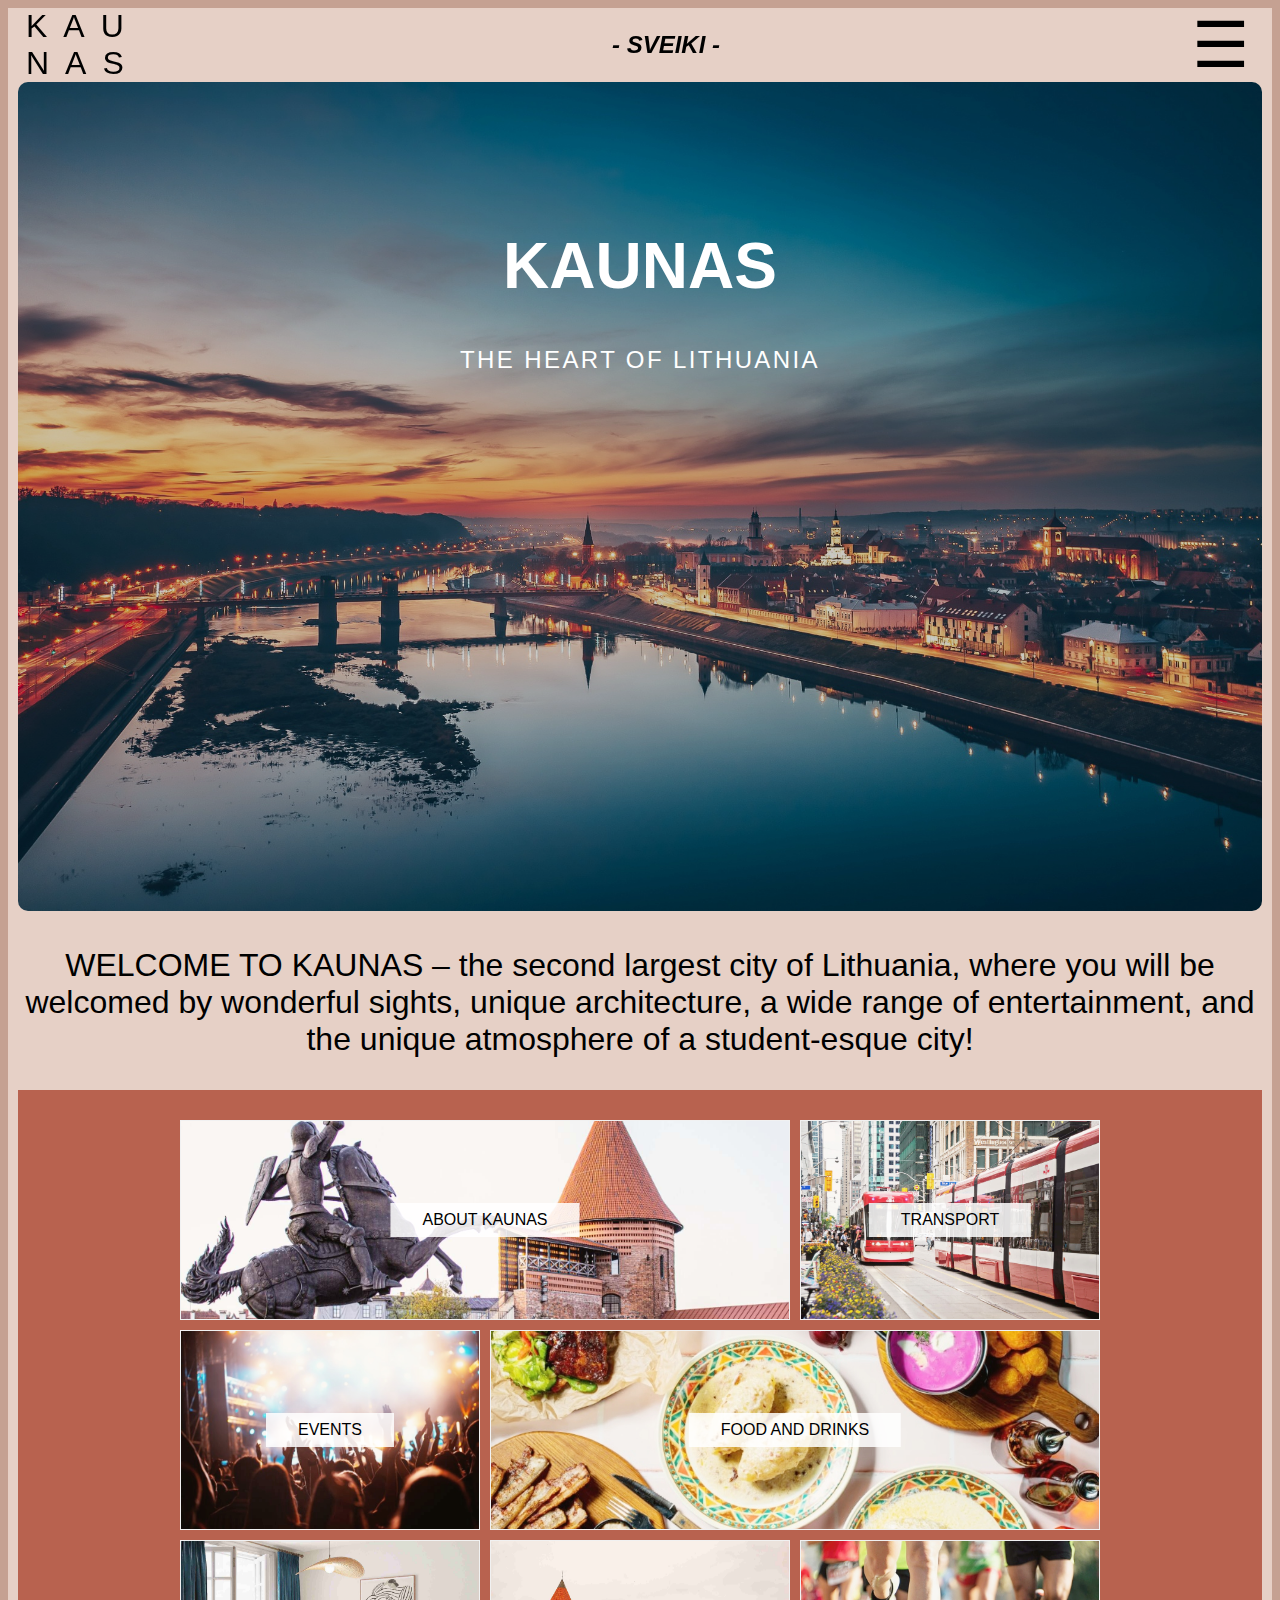
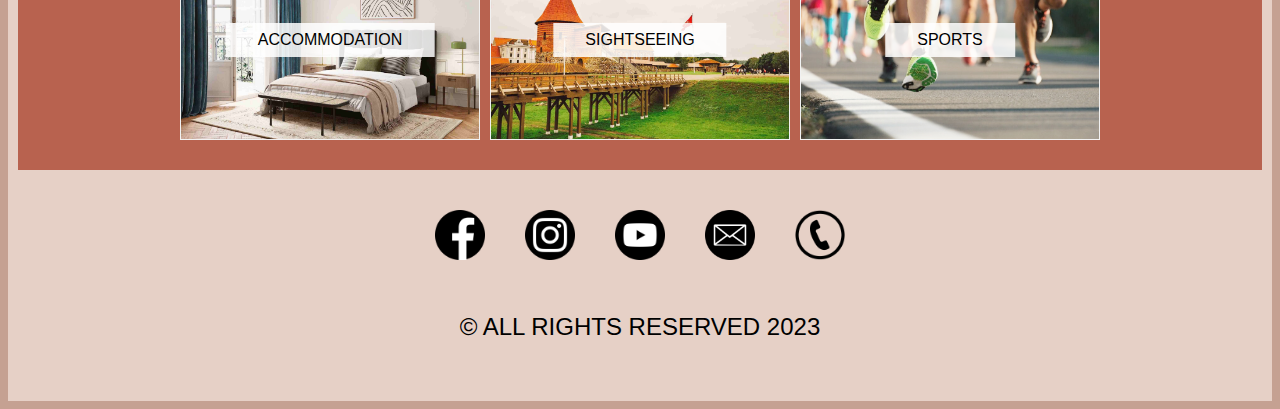
<file: index.html>
<!DOCTYPE html>
<html lang="en">

<head>
	<link rel="stylesheet" href="css/style.css">
	<meta charset="utf-8">
	<meta name="viewport" content="width=device-width, initial-scale=1">
	<title>Welcome to Kaunas</title>
</head>

<body>
	<div class="wrapper">
		<header>
			<div id="logo-wrapper">
				<div id="logo">
					<a href="index.html">
						<h1>Kau</h1>
						<h1>nas</h1>
					</a>
				</div>
			</div>
			<div id="header-text">
				<h2>- SVEIKI -</h2>
			</div>
			<div>
				<nav>
					<div id="dropdown-icon">☰</div>
					<div class="dropdown-content">
						<a href="history.html">About Kaunas</a>
						<a href="accommodation.html">Accommodation</a>
						<a href="events.html">Events</a>
						<a href="foodanddrinks.html">Food and drinks</a>
						<a href="sightseeing.html">Sightseeing</a>
						<a href="sports.html">Sports</a>
						<a href="transport.html">Transport</a>
					</div>
				</nav>
			</div>
		</header>



		<section id="home-welcome">
			<div>
				<img src="img/index/kaunas-night.jpg" alt="Nighttime picture of Kaunas city">
				<div>
					<h1 id="home-welcome-title">Kaunas</h1>
					<h2 id="home-welcome-slogan">The Heart of Lithuania</h2>
				</div>
			</div>
		</section>

		<section id="home-intro">
			<p>
				WELCOME TO KAUNAS – the second largest city of Lithuania, where you will
				be welcomed by wonderful sights, unique architecture, a wide range
				of entertainment, and the unique atmosphere of a student-esque
				city!
			</p>
		</section>

		<section id="home-links">
			<div class="card2">
				<div class="flip-box-inner">
					<div class="flip-box-front">
						<img src="img/index/about-kaunas.jpg" alt="Monument in Kaunas">
						<a href="history.html">About Kaunas</a>
					</div>
					<div class="flip-box-back">
						<img src="img/index/about-kaunas.jpg" alt="Monument in Kaunas">
						<a class="fill-div" href="history.html">learn more..</a>
					</div>
				</div>
			</div>
			<div class="card1">
				<div class="flip-box-inner">
					<div class="flip-box-front">
						<img src="img/index/transport.jpg" alt="Two trams on the street">
						<a href="transport.html">Transport</a>
					</div>
					<div class="flip-box-back">
						<img src="img/index/transport.jpg" alt="Two trams on the street">
						<a class="fill-div" href="transport.html">learn more..</a>
					</div>
				</div>
			</div>

			<div class="card1">
				<div class="flip-box-inner">
					<div class="flip-box-front">
						<img src="img/index/events.jpg" alt="People partying">
						<a href="events.html">Events</a>
					</div>
					<div class="flip-box-back">
						<img src="img/index/events.jpg" alt="People partying">
						<a class="fill-div" href="events.html">learn more..</a>
					</div>
				</div>
			</div>

			<div class="card2">
				<div class="flip-box-inner">
					<div class="flip-box-front">
						<img src="img/index/food.jpg" alt="Lithuanian food">
						<a href="foodanddrinks.html">Food and Drinks</a>
					</div>
					<div class="flip-box-back">
						<img src="img/index/food.jpg" alt="Lithuanian food">
						<a class="fill-div" href="foodanddrinks.html">learn more..</a>
					</div>
				</div>
			</div>

			<div class="card1">
				<div class="flip-box-inner">
					<div class="flip-box-front">
						<img src="img/index/accommodation.jpg" alt="Hotel room">
						<a href="accommodation.html">Accommodation</a>
					</div>
					<div class="flip-box-back">
						<img src="img/index/accommodation.jpg" alt="Hotel room">
						<a class="fill-div" href="accommodation.html">learn more..</a>
					</div>
				</div>
			</div>

			<div class="card1">
				<div class="flip-box-inner">
					<div class="flip-box-front">
						<img src="img/index/sightseeing.jpg" alt="View of Kaunas castle">
						<a href="sightseeing.html">Sightseeing</a>
					</div>
					<div class="flip-box-back">
						<img src="img/index/sightseeing.jpg" alt="View of Kaunas castle">
						<a class="fill-div" href="sightseeing.html">learn more..</a>
					</div>
				</div>
			</div>

			<div class="card1">
				<div class="flip-box-inner">
					<div class="flip-box-front">
						<img src="img/index/sports.jpg" alt="Legs of running people">
						<a href="sports.html">Sports</a>
					</div>
					<div class="flip-box-back">
						<img src="img/index/sports.jpg" alt="Legs of running people">
						<a class="fill-div" href="sports.html">learn more..</a>
					</div>
				</div>
			</div>
		</section>



		<footer>
			<div id="footer-links">
				<a href="https://facebook.com"><img src="img/logo-facebook.png" alt="Facebook logo"></a>
				<a href="https://instagram.com"><img src="img/logo-instagram.png" alt="Instagram logo"></a>
				<a href="https://youtube.com"><img src="img/logo-youtube.png" alt="Youtube logo"></a>
				<a href="emailto:test@email.com"><img src="img/logo-email.png" alt="Email logo"></a>
				<a href="tel:+37061623123"><img src="img/logo-phone.png" alt="Phone logo"></a>
			</div>
			<div>
				<h2 class="copyright-notice"> © All rights reserved 2023 </h2>
			</div>
		</footer>
	</div>

</body>

</html>
</file>
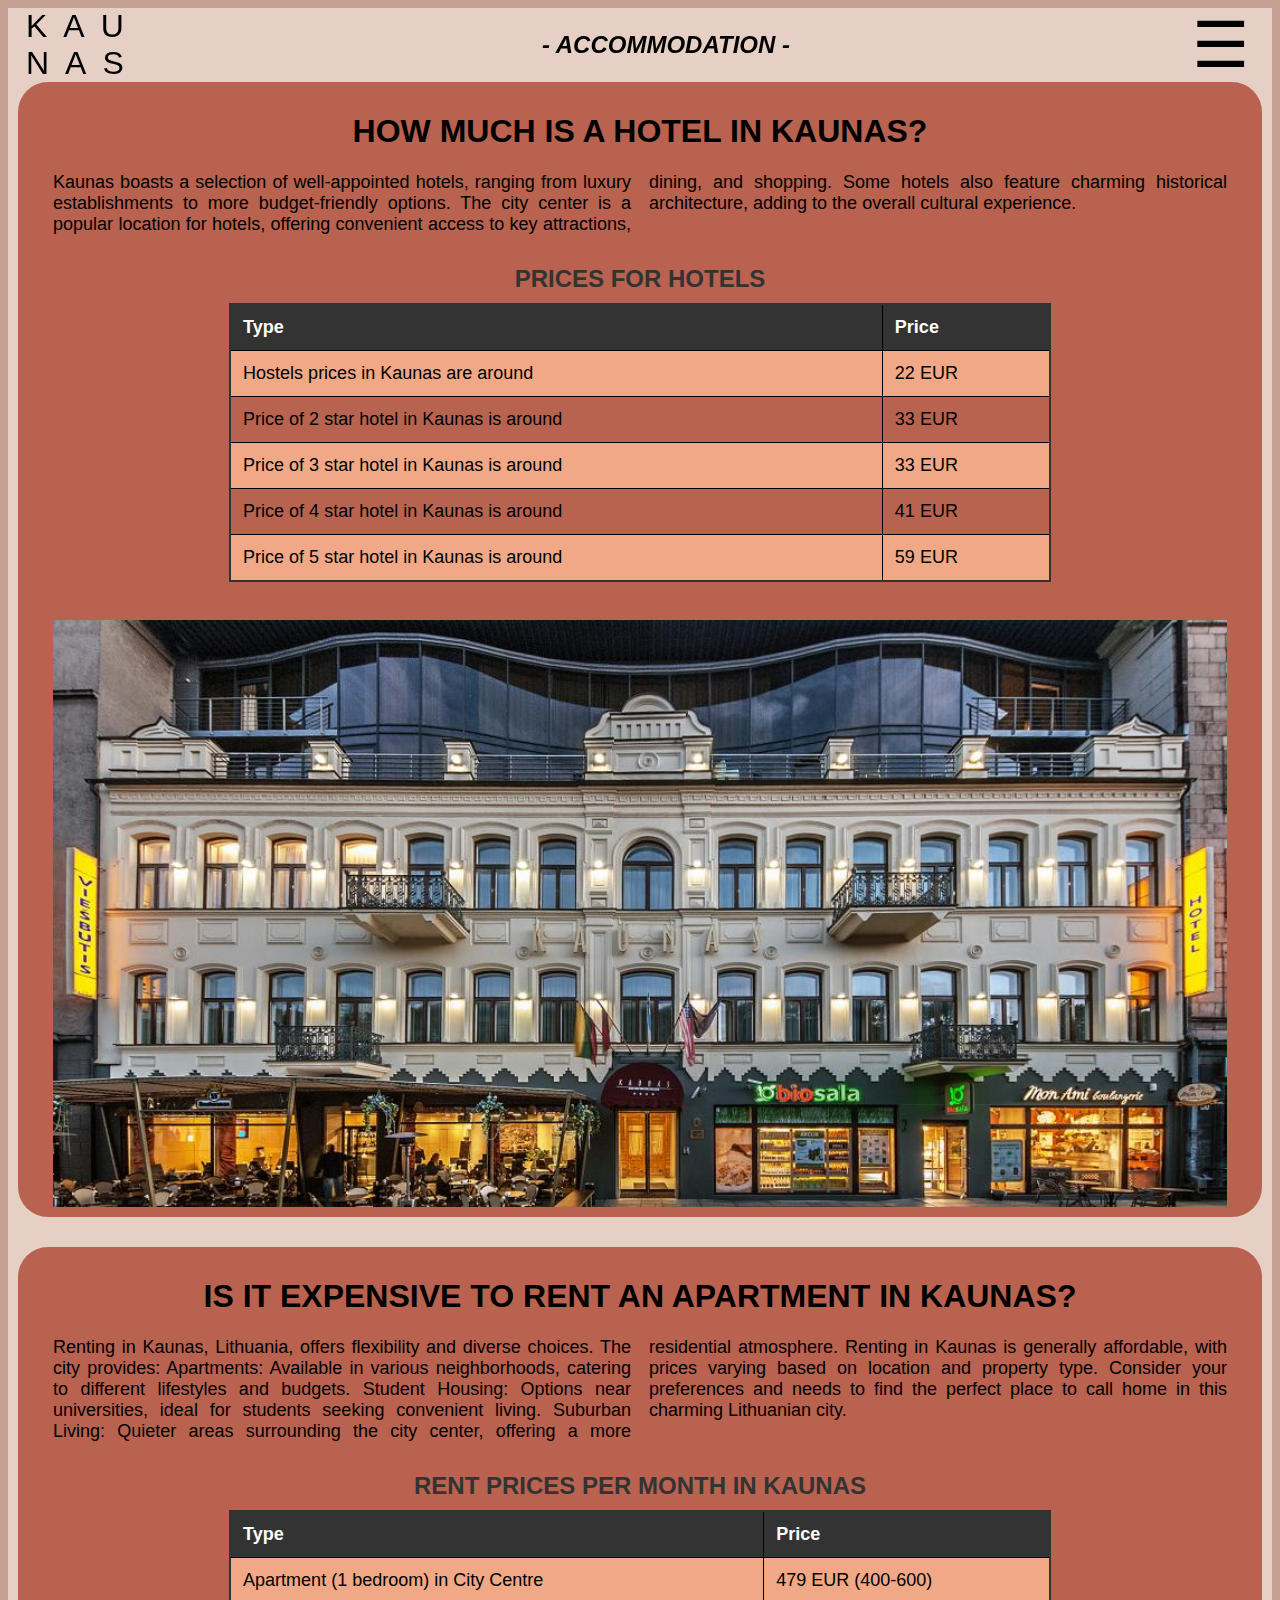
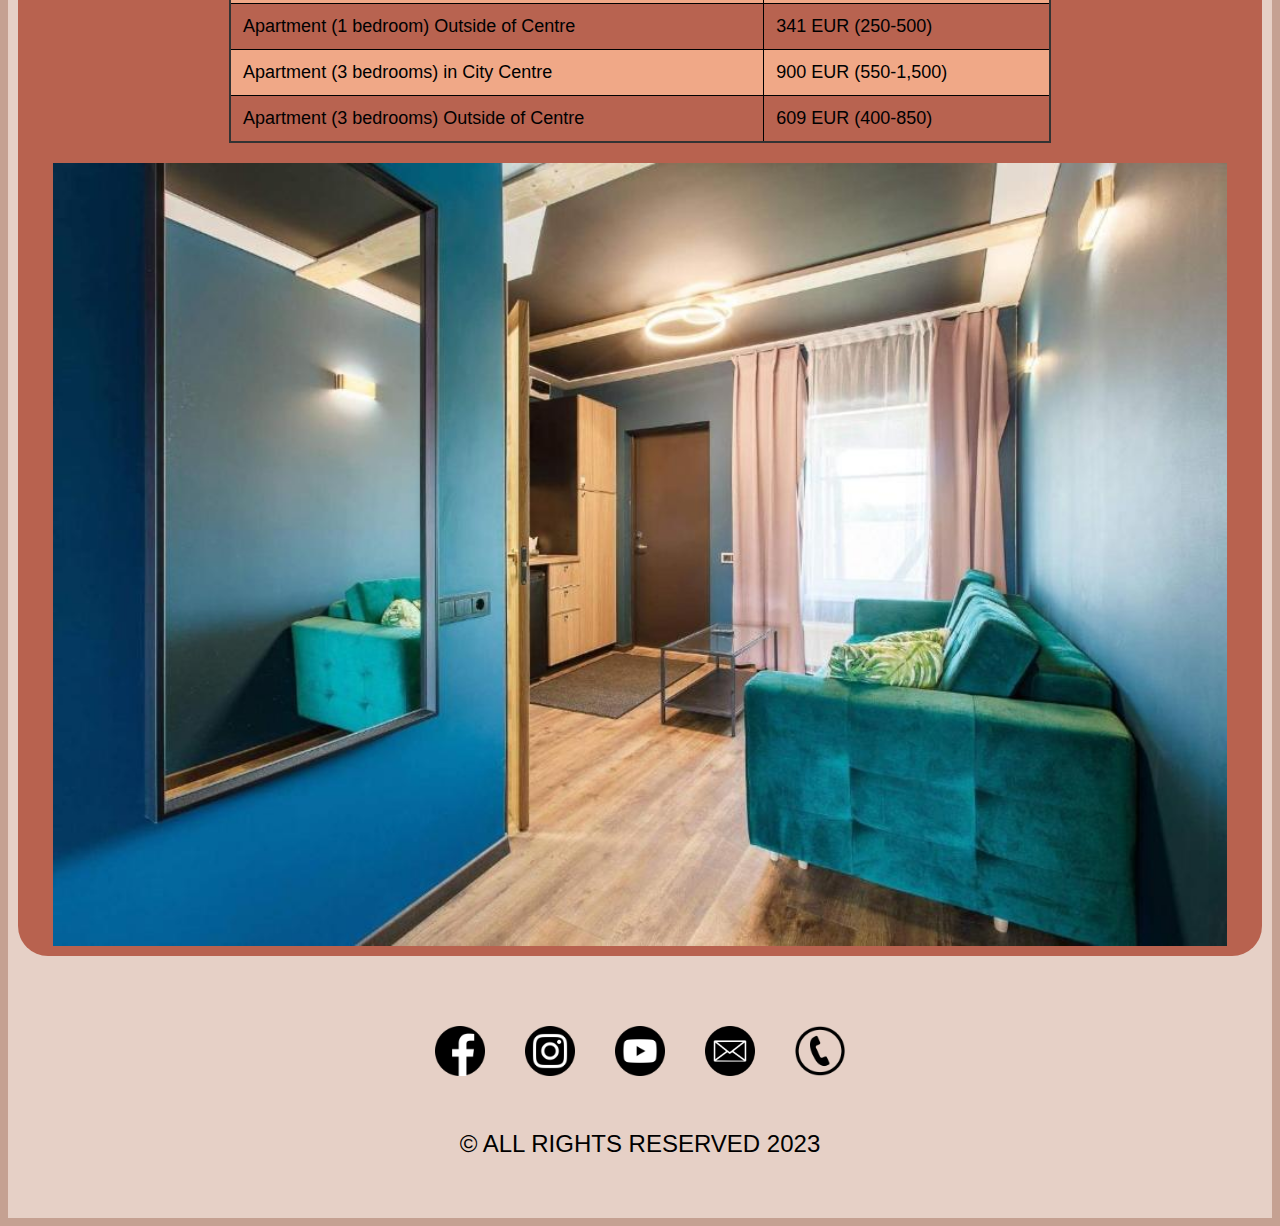
<file: accommodation.html>
<!DOCTYPE html>
<html lang="en">

<head>
  <link rel="stylesheet" href="css/style.css">
  <meta charset="utf-8">
  <meta name="viewport" content="width=device-width, initial-scale=1">
  <title>Accommodation</title>
</head>

<body>
  <div class="wrapper">
    <header>
      <div id="logo-wrapper">
        <div id="logo">
          <a href="index.html">
            <h1>Kau</h1>
            <h1>nas</h1>
          </a>
        </div>
      </div>
      <div id="header-text">
        <h2>- Accommodation -</h2>
      </div>
      <div>
        <nav>
          <div id="dropdown-icon">☰</div>
          <div class="dropdown-content">
            <a href="history.html">About Kaunas</a>
            <a href="accommodation.html">Accommodation</a>
            <a href="events.html">Events</a>
            <a href="foodanddrinks.html">Food and drinks</a>
            <a href="sightseeing.html">Sightseeing</a>
            <a href="sports.html">Sports</a>
            <a href="transport.html">Transport</a>
          </div>
        </nav>
      </div>
    </header>



    <div class="accommodation-item">
      <h1>
        How much is a hotel in Kaunas?
      </h1>


      <!-- <p>Past travelers have spent, on average for one day:</p>
        <ul>
          <li>$40 (€37) on meals</li>
          <li>$18 (€17) on local transportation</li>
          <li>$60 (€55) on hotels</li>
        </ul> -->
      <p>
        Kaunas boasts a selection of well-appointed hotels, ranging from luxury establishments to
        more budget-friendly options. The city center is a popular location for hotels,
        offering convenient access to key attractions, dining, and shopping. Some hotels
        also feature charming historical architecture, adding to the overall cultural
        experience.
      </p>
      <table>
        <caption>Prices for hotels</caption>
        <tr>
          <th>Type</th>
          <th>Price</th>
        </tr>
        <tr>
          <td>
            Hostels prices in Kaunas are around</td>
          <td>22 EUR</td>
        </tr>
        <tr>
          <td>Price of 2 star hotel in Kaunas is around </td>
          <td>33 EUR </td>
        </tr>
        <tr>
          <td>Price of 3 star hotel in Kaunas is around</td>
          <td>33 EUR </td>
        </tr>
        <tr>
          <td>Price of 4 star hotel in Kaunas is around</td>
          <td>41 EUR </td>
        </tr>
        <tr>
          <td>Price of 5 star hotel in Kaunas is around</td>
          <td>59 EUR</td>
      </table>
      <p></p>


      <div class="container">
        <img src="img/accommodation/accommodation.jpg" alt="Hotel named Kaunas">
      </div>
    </div>



    <div class="accommodation-item">
      <h1>Is it expensive to rent an apartment in Kaunas?
      </h1>
      <p>Renting in Kaunas, Lithuania, offers flexibility and diverse choices. The city provides:

        Apartments: Available in various neighborhoods, catering to different lifestyles and budgets.

        Student Housing: Options near universities, ideal for students seeking convenient living.

        Suburban Living: Quieter areas surrounding the city center, offering a more residential atmosphere.

        Renting in Kaunas is generally affordable, with prices varying based on location and property type. Consider
        your preferences and needs to find the perfect place to call home in this charming Lithuanian city.
      </p>

      <table>
        <caption>Rent Prices Per Month in Kaunas</caption>
        <tr>
          <th>Type</th>
          <th>Price</th>
        </tr>
        <tr>
          <td>
            Apartment (1 bedroom) in City Centre </td>
          <td>479 EUR (400-600) </td>
        </tr>
        <tr>
          <td>Apartment (1 bedroom) Outside of Centre </td>
          <td>341 EUR (250-500) </td>
        </tr>
        <tr>
          <td>Apartment (3 bedrooms) in City Centre </td>
          <td>900 EUR (550-1,500) </td>
        </tr>
        <tr>
          <td>Apartment (3 bedrooms) Outside of Centre </td>
          <td>609 EUR (400-850) </td>
        </tr>
      </table>

      <div class="container">
        <img src="img/accommodation/apartment.jpg" alt="Picture of an apartment">
      </div>
    </div>

    <footer>
      <div id="footer-links">
        <a href="https://facebook.com"><img src="img/logo-facebook.png" alt="Facebook logo"></a>
        <a href="https://instagram.com"><img src="img/logo-instagram.png" alt="Instagram logo"></a>
        <a href="https://youtube.com"><img src="img/logo-youtube.png" alt="Youtube logo"></a>
        <a href="emailto:test@email.com"><img src="img/logo-email.png" alt="Email logo"></a>
        <a href="tel:+37061623123"><img src="img/logo-phone.png" alt="Phone logo"></a>
      </div>
      <div>
        <h2 class="copyright-notice"> © All rights reserved 2023 </h2>
      </div>
    </footer>
  </div>

</body>

</html>
</file>
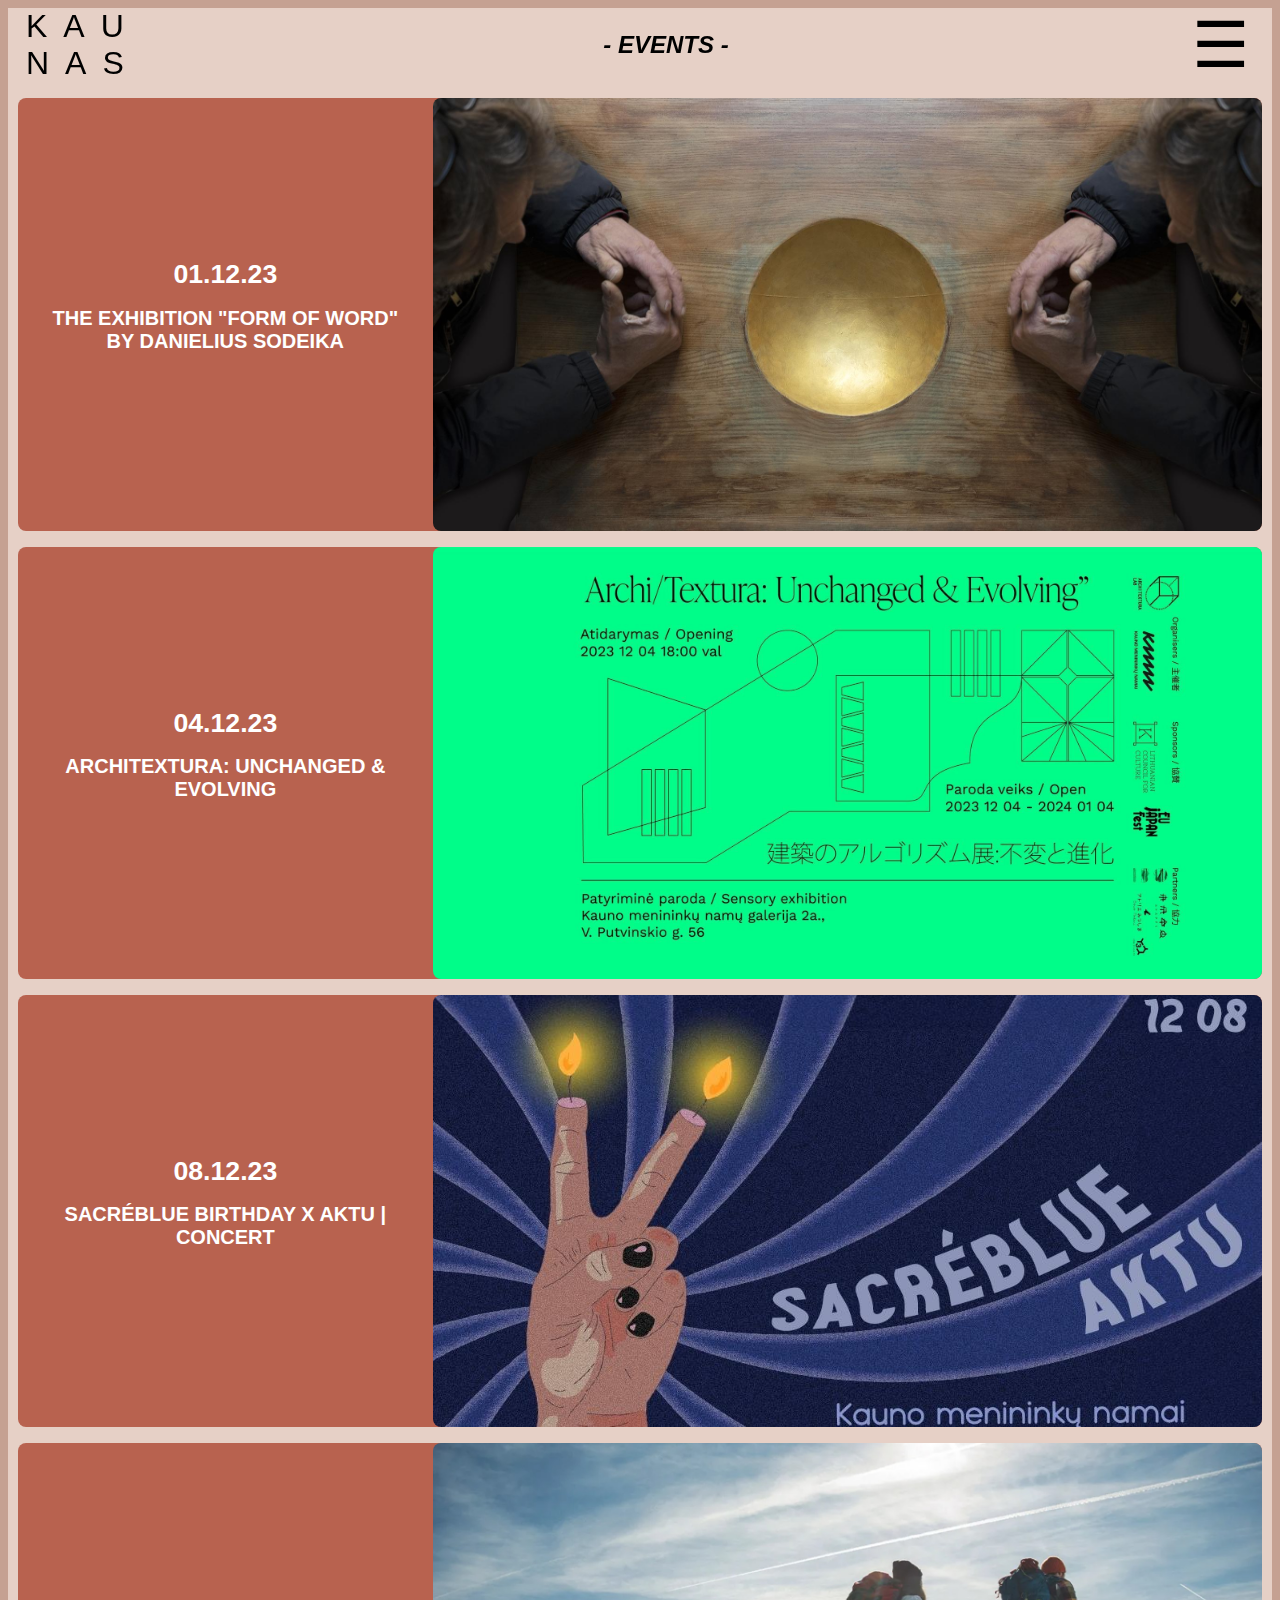
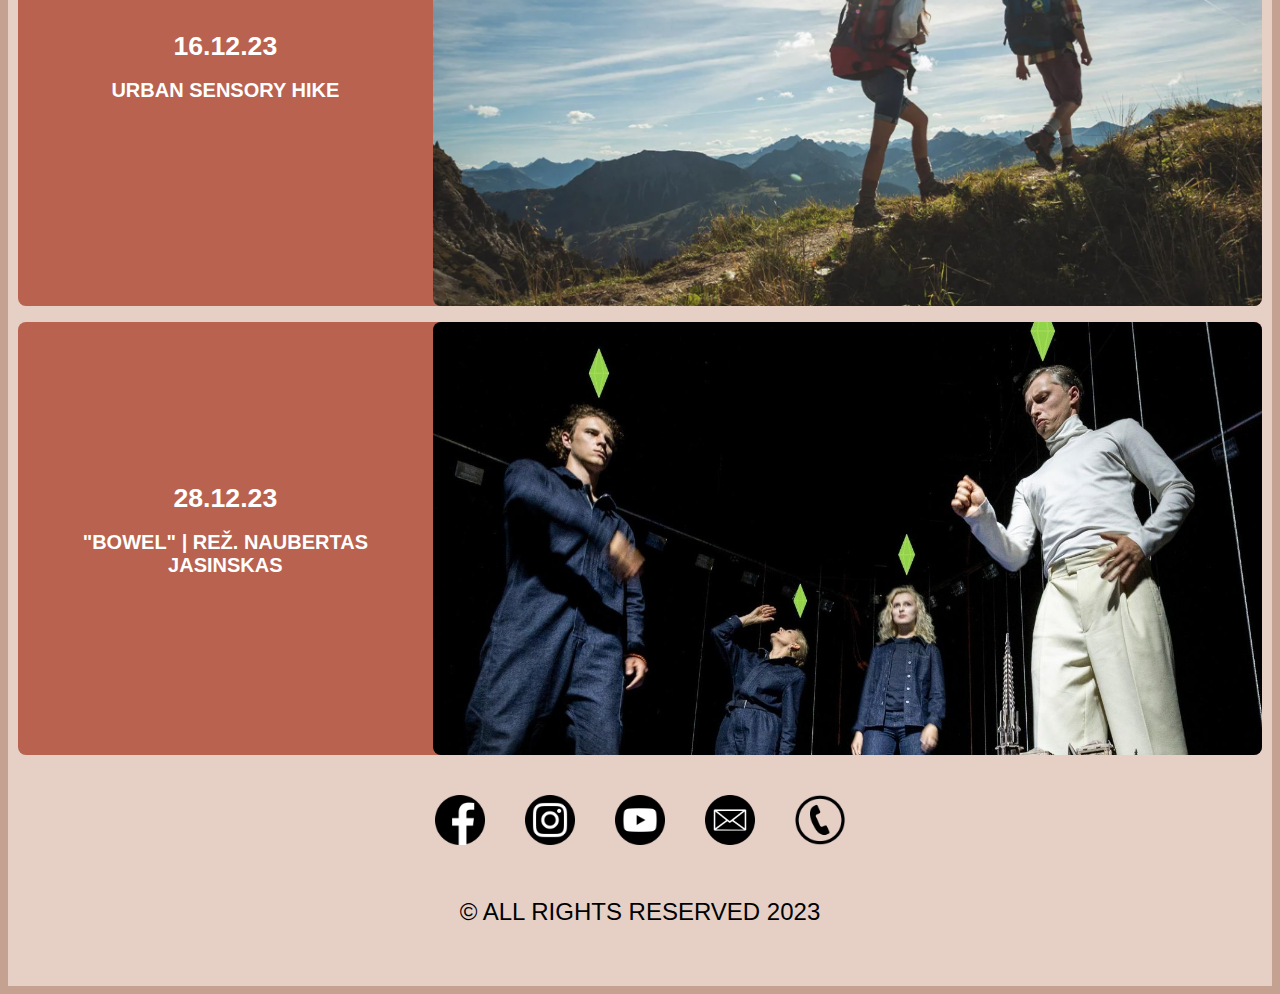
<file: events.html>
<!DOCTYPE html>
<html lang="en">

<head>
    <link rel="stylesheet" href="css/style.css">
    <meta charset="utf-8">
    <meta name="viewport" content="width=device-width, initial-scale=1">
    <title>Events</title>
</head>

<body>
    <div class="wrapper">
        <header>
            <div id="logo-wrapper">
                <div id="logo">
                    <a href="index.html">
                        <h1>Kau</h1>
                        <h1>nas</h1>
                    </a>
                </div>
            </div>
            <div id="header-text">
                <h2>- Events -</h2>
            </div>
            <div>
                <nav>
                    <div id="dropdown-icon">☰</div>
                    <div class="dropdown-content">
                        <a href="history.html">About Kaunas</a>
                        <a href="accommodation.html">Accommodation</a>
                        <a href="events.html">Events</a>
                        <a href="foodanddrinks.html">Food and drinks</a>
                        <a href="sightseeing.html">Sightseeing</a>
                        <a href="sports.html">Sports</a>
                        <a href="transport.html">Transport</a>
                    </div>
                </nav>
            </div>
        </header>



        <section class="expandable-items">
            <button class="expandable-item-header">
                <div class="expandable-header-left">
                    <div>
                        <h1 class="event-date"> 01.12.23 </h1>
                    </div>
                    <div>
                        <h2 class="event-name light"> The exhibition "Form of Word" by Danielius Sodeika </h2>
                    </div>
                </div>
                <div class="expandable-header-right">
                    <img class="event-image" src="img/events/event_0112.jpg" alt="Two people sitting at a table">
                </div>
            </button>
            <div class="expanded-event-container">
                <p class="expanded-event-text">
                    Danielius Sodeika's solo exhibition "Form of Word" presents sculptural objects from recent years,
                    mostly made of wood or, in search of an extension of meanings, in duet with another material. The
                    forms of
                    the works are minimalist - it seems that the author listens to nature, follows it, and intervenes
                    only
                    to accentuate what he has heard or understood.

                    This exhibition is a dialogue between form and word. Daniel is a linguist by nature and is always
                    looking for the meanings of words in his everyday life, so the objects that emerge from them appear
                    naturally, in the course of his work.
                </p>
            </div>
        </section>

        <section class="expandable-items">
            <button class="expandable-item-header">
                <div class="expandable-header-left">
                    <div>
                        <h1 class="event-date"> 04.12.23 </h1>
                    </div>
                    <div>
                        <h2 class="event-name light"> ArchiTextura: Unchanged & Evolving </h2>
                    </div>
                </div>
                <div class="expandable-header-right">
                    <img class="event-image" src="img/events/event_0412.jpg" alt="ArchiTextura event promotion">
                </div>
            </button>
            <div class="expanded-event-container">
                <p class="expanded-event-text">
                    On December 4th the joint interactive exhibition of sensory architecture "Unchanged & Evolving"
                    by
                    architects and interdisciplinary artists Rasa Chmieliauskaitė (Lithuania) and Tomomi Homma
                    (Japan)
                    which was developed over the two years in both countries will be presented at the Kaunas
                    Artists’
                    House. The curator of the exhibition is art historian Justinas Kalinauskas, PhD (Lithuania).

                    This project is a continuation of the non-visual architecture creative residency and the leading
                    exhibition that was presented in 2022 in the former Kaunas Central Post Office. During the two
                    years
                    of architectural research, the two artists, representing the unique cultures of Lithuania and
                    Japan,
                    explored the phenomena of traditional architecture in both countries, trying to build an
                    intercultural dialogue between them, which overcomes both the language and visual barriers and
                    allows through various senses - touch, smell, and hearing - to recognize universal architectural
                    grammar responding to both cultures.
                </p>>
            </div>
        </section>

        <section class="expandable-items">
            <button class="expandable-item-header">
                <div class="expandable-header-left">
                    <div>
                        <h1 class="event-date"> 08.12.23 </h1>
                    </div>
                    <div>
                        <h2 class="event-name light"> sacréblue Birthday x aktu | Concert </h2>
                    </div>
                </div>
                <div class="expandable-header-right">
                    <img class="event-image" src="img/events/event_0812.jpg" alt="sacréblue concert promotion">
                </div>
            </button>
            <div class="expanded-event-container">
                <p class="expanded-event-text">
                    We are now two years old with one finger. We're off to the most important concert of the year for
                    us, we've invited band from Vilnius aktu, lots of friends, so be one of them! Meet us at Kaunas
                    Artists' House ❤️
                </p>
            </div>
        </section>

        <section class="expandable-items">
            <button class="expandable-item-header">
                <div class="expandable-header-left">
                    <div>
                        <h1 class="event-date"> 16.12.23 </h1>
                    </div>
                    <div>
                        <h2 class="event-name light"> Urban sensory hike </h2>
                    </div>
                </div>
                <div class="expandable-header-right">
                    <img class="event-image" src="img/events/event_1612.jpg" alt="People hiking">
                </div>
            </button>
            <div class="expanded-event-container">
                <p class="expanded-event-text">
                    Experience the city in a whole new way and explore Neris Riverbank through all six senses: hearing,
                    sight, smell, taste, touch, and intuition. Connect with each other and the surrounding environment.

                    In this slow hike, we'll seek a connection with our emotional and natural intelligence. We'll do
                    this in groups and individually, within ourselves. This experiential journey is about each of us,
                    our relationship with the environment, nature, and our own nature.
                </p>
            </div>
        </section>

        <section class="expandable-items">
            <button class="expandable-item-header">
                <div class="expandable-header-left">
                    <div>
                        <h1 class="event-date"> 28.12.23 </h1>
                    </div>
                    <div>
                        <h2 class="event-name light"> "bowel" | rež. Naubertas Jasinskas </h2>
                    </div>
                </div>
                <div class="expandable-header-right">
                    <img class="event-image" src="img/events/event_2812.jpg" alt="Picture from the performance">
                </div>
            </button>
            <div class="expanded-event-container">
                <p class="expanded-event-text">
                    Upcoming performance concentrates on uniformity and monotony, its formation and development.

                    It analyzes and questions the very meaning of a great desire to live the way other lives. The taboo
                    for otherness, in the last century, while Lithuania was occupied, has become the greatest trend of
                    this century.
                </p>
            </div>
        </section>



        <footer>
            <div id="footer-links">
                <a href="https://facebook.com"><img src="img/logo-facebook.png" alt="Facebook logo"></a>
                <a href="https://instagram.com"><img src="img/logo-instagram.png" alt="Instagram logo"></a>
                <a href="https://youtube.com"><img src="img/logo-youtube.png" alt="Youtube logo"></a>
                <a href="emailto:test@email.com"><img src="img/logo-email.png" alt="Email logo"></a>
                <a href="tel:+37061623123"><img src="img/logo-phone.png" alt="Phone logo"></a>
            </div>
            <div>
                <h2 class="copyright-notice"> © All rights reserved 2023 </h2>
            </div>
        </footer>
    </div>

    <script>
        var acc = document.getElementsByClassName("expandable-item-header");
        var i;

        for (i = 0; i < acc.length; i++) {
            acc[i].addEventListener("click", function () {
                this.classList.toggle("active");
                var panel = this.nextElementSibling;
                if (panel.style.maxHeight) {
                    panel.style.maxHeight = null;
                } else {
                    panel.style.maxHeight = panel.scrollHeight + "px";
                }
            });
        }
    </script>
</body>
</file>
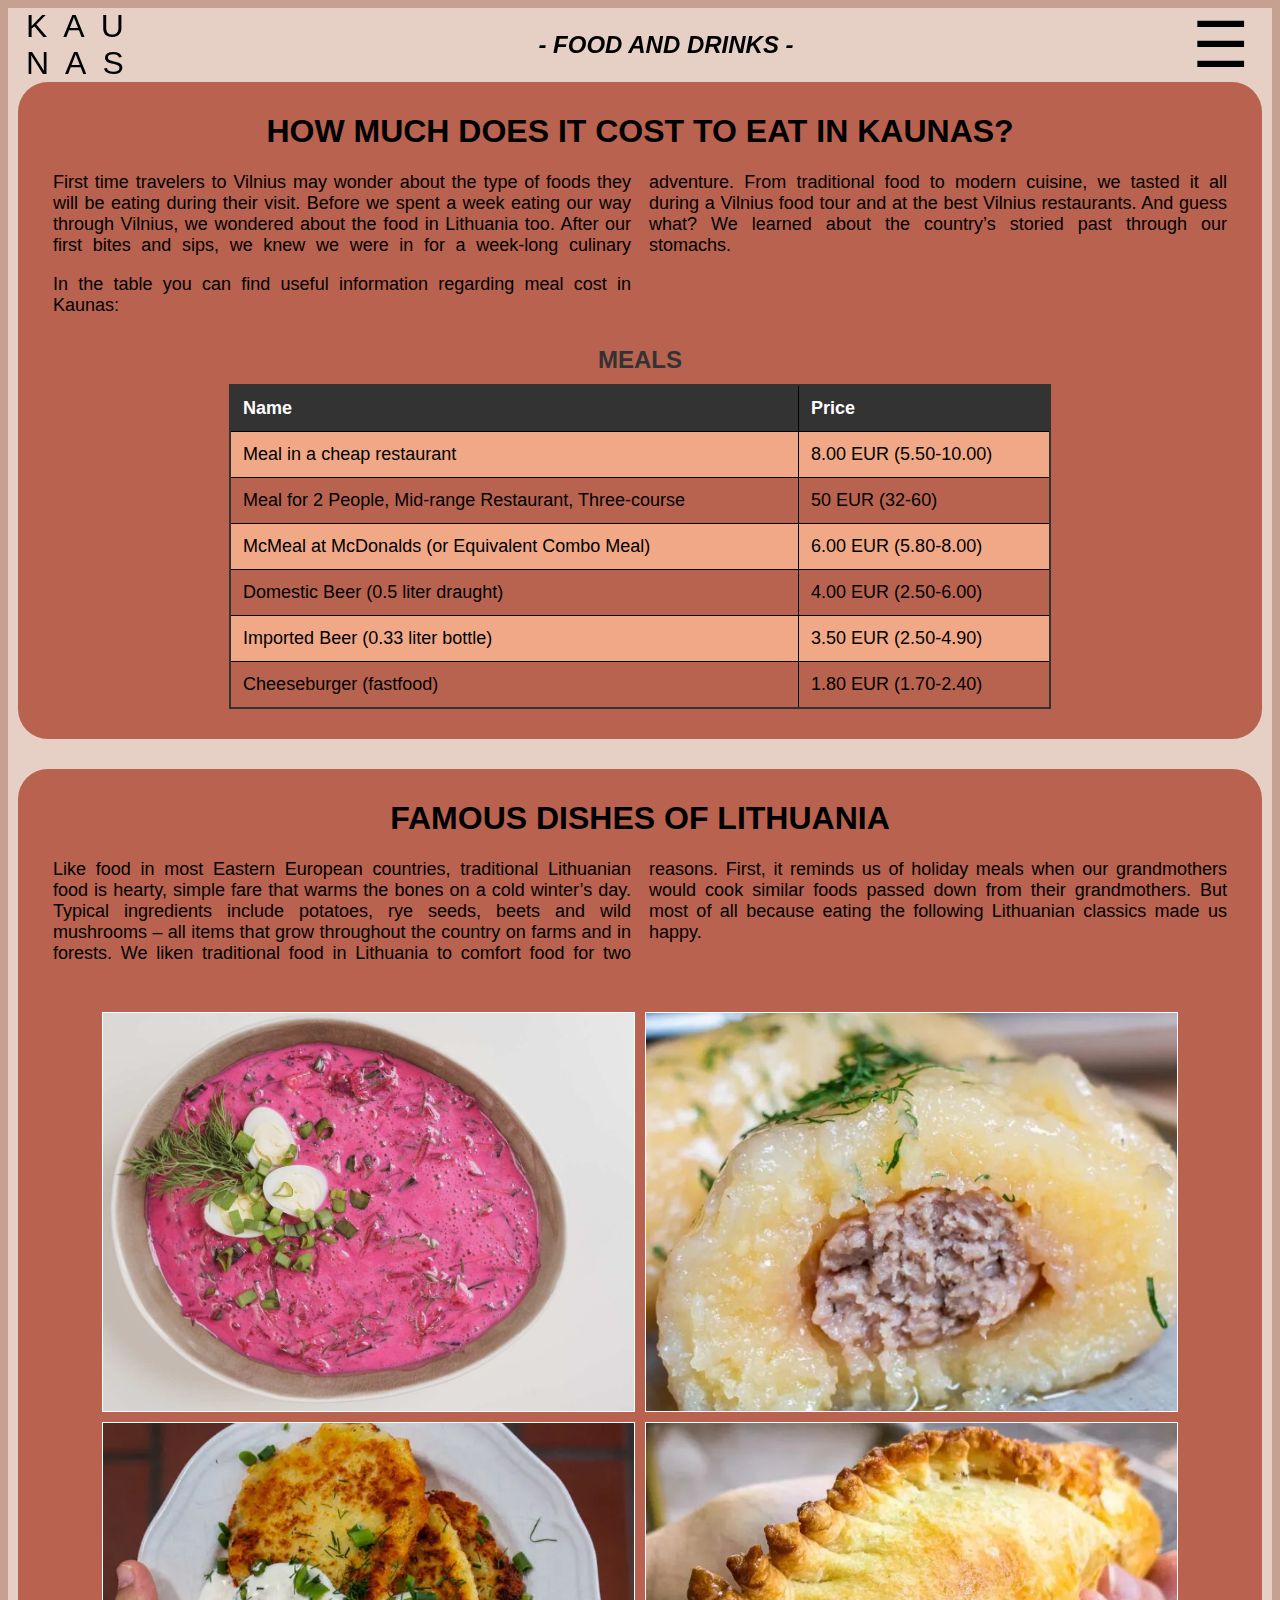
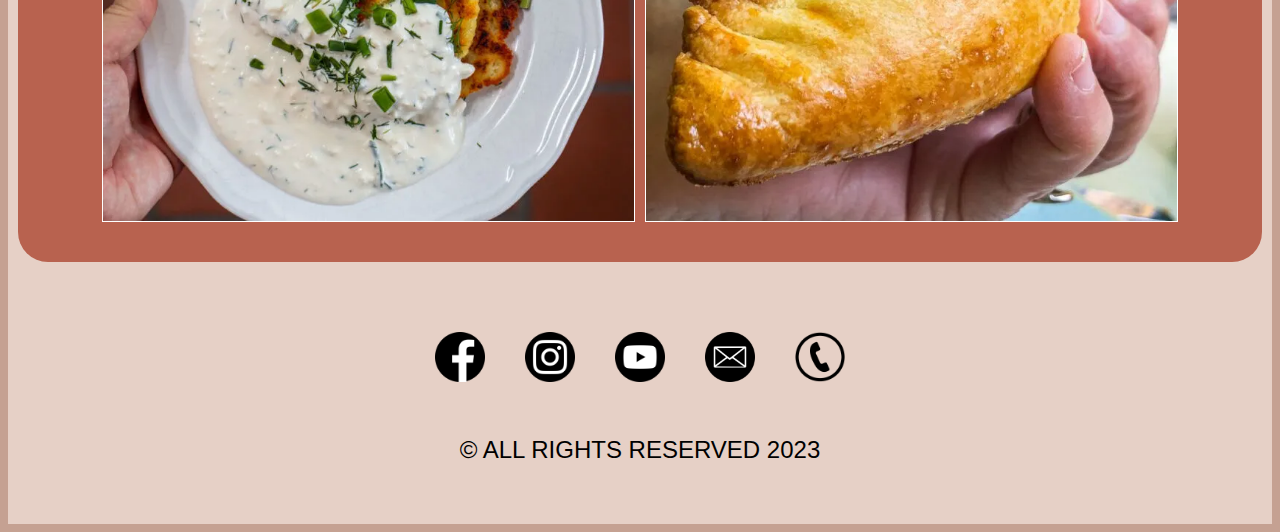
<file: foodanddrinks.html>
<!DOCTYPE html>
<html lang="en">

<head>
  <link rel="stylesheet" href="css/style.css">
  <meta charset="utf-8">
  <meta name="viewport" content="width=device-width, initial-scale=1">
  <title>Food and Drinks</title>
</head>

<body>
  <div class="wrapper">
    <header>
      <div id="logo-wrapper">
        <div id="logo">
          <a href="index.html">
            <h1>Kau</h1>
            <h1>nas</h1>
          </a>
        </div>
      </div>
      <div id="header-text">
        <h2>- Food and drinks -</h2>
      </div>
      <div>
        <nav>
          <div id="dropdown-icon">☰</div>
          <div class="dropdown-content">
            <a href="history.html">About Kaunas</a>
            <a href="accommodation.html">Accommodation</a>
            <a href="events.html">Events</a>
            <a href="foodanddrinks.html">Food and drinks</a>
            <a href="sightseeing.html">Sightseeing</a>
            <a href="sports.html">Sports</a>
            <a href="transport.html">Transport</a>
          </div>
        </nav>
      </div>
    </header>



    <div class="accommodation-item">
      <h1>How much does it cost to eat in Kaunas?</h1>

      <p>
        First time travelers to Vilnius may wonder about the type of foods they will be eating during their visit.
        Before we spent a week eating our way through Vilnius, we wondered about the food in Lithuania too.

        After our first bites and sips, we knew we were in for a week-long culinary adventure. From traditional food to
        modern cuisine, we tasted it all during a Vilnius food tour and at the best Vilnius restaurants. And guess what?
        We learned about the country’s storied past through our stomachs.

      </p>

      <p>In the table you can find useful information regarding meal cost in Kaunas:</p>
      <table>
        <caption>Meals</caption>
        <tr>
          <th>Name</th>
          <th>Price</th>
        </tr>
        <tr>
          <td>
            Meal in a cheap restaurant</td>
          <td>8.00 EUR (5.50-10.00)</td>
        </tr>
        <tr>
          <td>Meal for 2 People, Mid-range Restaurant, Three-course </td>
          <td>50 EUR (32-60) </td>
        </tr>
        <tr>
          <td>McMeal at McDonalds (or Equivalent Combo Meal) </td>
          <td>6.00 EUR (5.80-8.00) </td>
        </tr>
        <tr>
          <td>Domestic Beer (0.5 liter draught) </td>
          <td>4.00 EUR (2.50-6.00) </td>
        </tr>
        <tr>
          <td>Imported Beer (0.33 liter bottle) </td>
          <td>3.50 EUR (2.50-4.90) </td>
        </tr>
        <tr>
          <td>Cheeseburger (fastfood) </td>
          <td>1.80 EUR (1.70-2.40) </td>
        </tr>
      </table>
    </div>

    <div class="accommodation-item">
      <h1>Famous dishes of Lithuania</h1>
      <p>Like food in most Eastern European countries, traditional Lithuanian food is hearty, simple fare that warms the
        bones on a cold winter’s day. Typical ingredients include potatoes, rye seeds, beets and wild mushrooms – all
        items that grow throughout the country on farms and in forests.

        We liken traditional food in Lithuania to comfort food for two reasons. First, it reminds us of holiday meals
        when our grandmothers would cook similar foods passed down from their grandmothers. But most of all because
        eating the following Lithuanian classics made us happy.</p>

      <section id="home-links">

        <div class="food-card">
          <div class="flip-box-inner">
            <div class="flip-box-front">
              <img src="img/food/beetroot-soup.jpg" alt="Beetroot soup">
            </div>
            <div class="flip-food-box-back">
              <h1>Šaltibarščiai (Cold Beet Soup)</h1>
              <p>
                Leave your impressions at home when you taste Šaltibarščiai for the first time. Despite its vivid pink
                color, this iconic chilled Lithuanian soup is as refreshing as it is bright.
              </p>
              <p>
                Similar to Borscht in Ukraine, Šaltibarščiai gets its pink color from beets. The soup’s other
                ingredients include cucumber, dill, green onions, hard boiled eggs and kefir (a fermented milk product
                made with kefir grains).
              </p>
              <p>Lithuanians typically top Šaltibarščiai with sour cream and fresh dill and eat the chilled soup with
                potatoes on the side. The combination of a bowl of chilled soup and crispy potatoes is a winner.

              </p>

            </div>
          </div>
        </div>


        <div class="food-card">
          <div class="flip-box-inner">
            <div class="flip-box-front">
              <img src="img/food/cepelinai.jpg" alt ="Cepelinai">
            </div>
            <div class="flip-food-box-back">
              <h1>Cepelinai (Potato Dumplings Filled With Minced Meat)</h1>
              <p>
                Also known as Didžkukuliai, Cepelinai is the first dish all visitors should try when they arrive in
                Lithuania. Not only is it considered to be the country’s national dish, but it’s also a great meal to
                enjoy with a mug or two of Lithuanian beer
              </p>
              <p>
                Cepelinai got its name due to its similarity to the zeppelin airship, both in shape and size. But, when
                it comes down to it, a Cepelinas is basically a meat-filled potato dumpling similar to dumplings served
                in countries like Austria, Belarus, Germany and Poland. Think of it as a knödel that meets a pierogi.
              </p>
            </div>
          </div>
        </div>


        <div class="food-card">
          <div class="flip-box-inner">
            <div class="flip-box-front">
              <img src="img/food/potato-pancakes.jpg" alt="Potato pancakes">
            </div>
            <div class="flip-food-box-back">
              <h1>Bulviniai Blynai (Potato Pancakes)</h1>
              <p>
                Lithuanians have been eating potatoes for a relatively short time – just a couple centuries – but dishes
                featuring the economical tuber are an integral part of their cuisine. They boil the starchy spuds and
                add them to soups, kugels and dumplings. They also fry them to create crispy Lithuanian potato pancakes
                called Bulviniai Blynai.

              </p>
              <p>
                Similar to Potato Latkes that we ate during our youth and Kartoffelpuffer that we ate at Hamburg
                Christmas markets, Bulviniai Blynai are fried pancakes made with savory ingredients like grated
                potatoes, onions, eggs and flour. Most Lithuanians eat Bulviniai Blynai topped with sour cream or apple
                sauce.

              </p>
            </div>
          </div>
        </div>
        <div class="food-card">
          <div class="flip-box-inner">
            <div class="flip-box-front">
              <img src="img/food/kibinai.jpg" alt="Kibinai">
            </div>
            <div class="flip-food-box-back">
              <h1>Kibinai (Meat-Filled Pastries)</h1>
              <p>
                Reminiscent of meat pies in London and Burek in Zagreb, Kibinai are crescent-shaped pies traditionally
                stuffed with a savory lamb filling. Other filling options include chicken, curd cheese and fruit.
              </p>
              <p>
                Originally introduced by the Jewish Karaite sect who immigrated to Lithuania from Crimea during the
                Middle Ages, Kibinai have withstood the test of time and changing tastes. Though they’re most popular in
                Trakai, resourceful food travelers can find these filled pastries throughout Lithuania.
              </p>
            </div>
          </div>
        </div>
      </section>

    </div>



    <footer>
      <div id="footer-links">
        <a href="https://facebook.com"><img src="img/logo-facebook.png" alt="Facebook logo"></a>
        <a href="https://instagram.com"><img src="img/logo-instagram.png" alt="Instagram logo"></a>
        <a href="https://youtube.com"><img src="img/logo-youtube.png" alt="Youtube logo"></a>
        <a href="emailto:test@email.com"><img src="img/logo-email.png" alt="Email logo"></a>
        <a href="tel:+37061623123"><img src="img/logo-phone.png" alt="Phone logo"></a>
      </div>
      <div>
        <h2 class="copyright-notice"> © All rights reserved 2023 </h2>
      </div>
    </footer>
  </div>

</body>

</html>
</file>
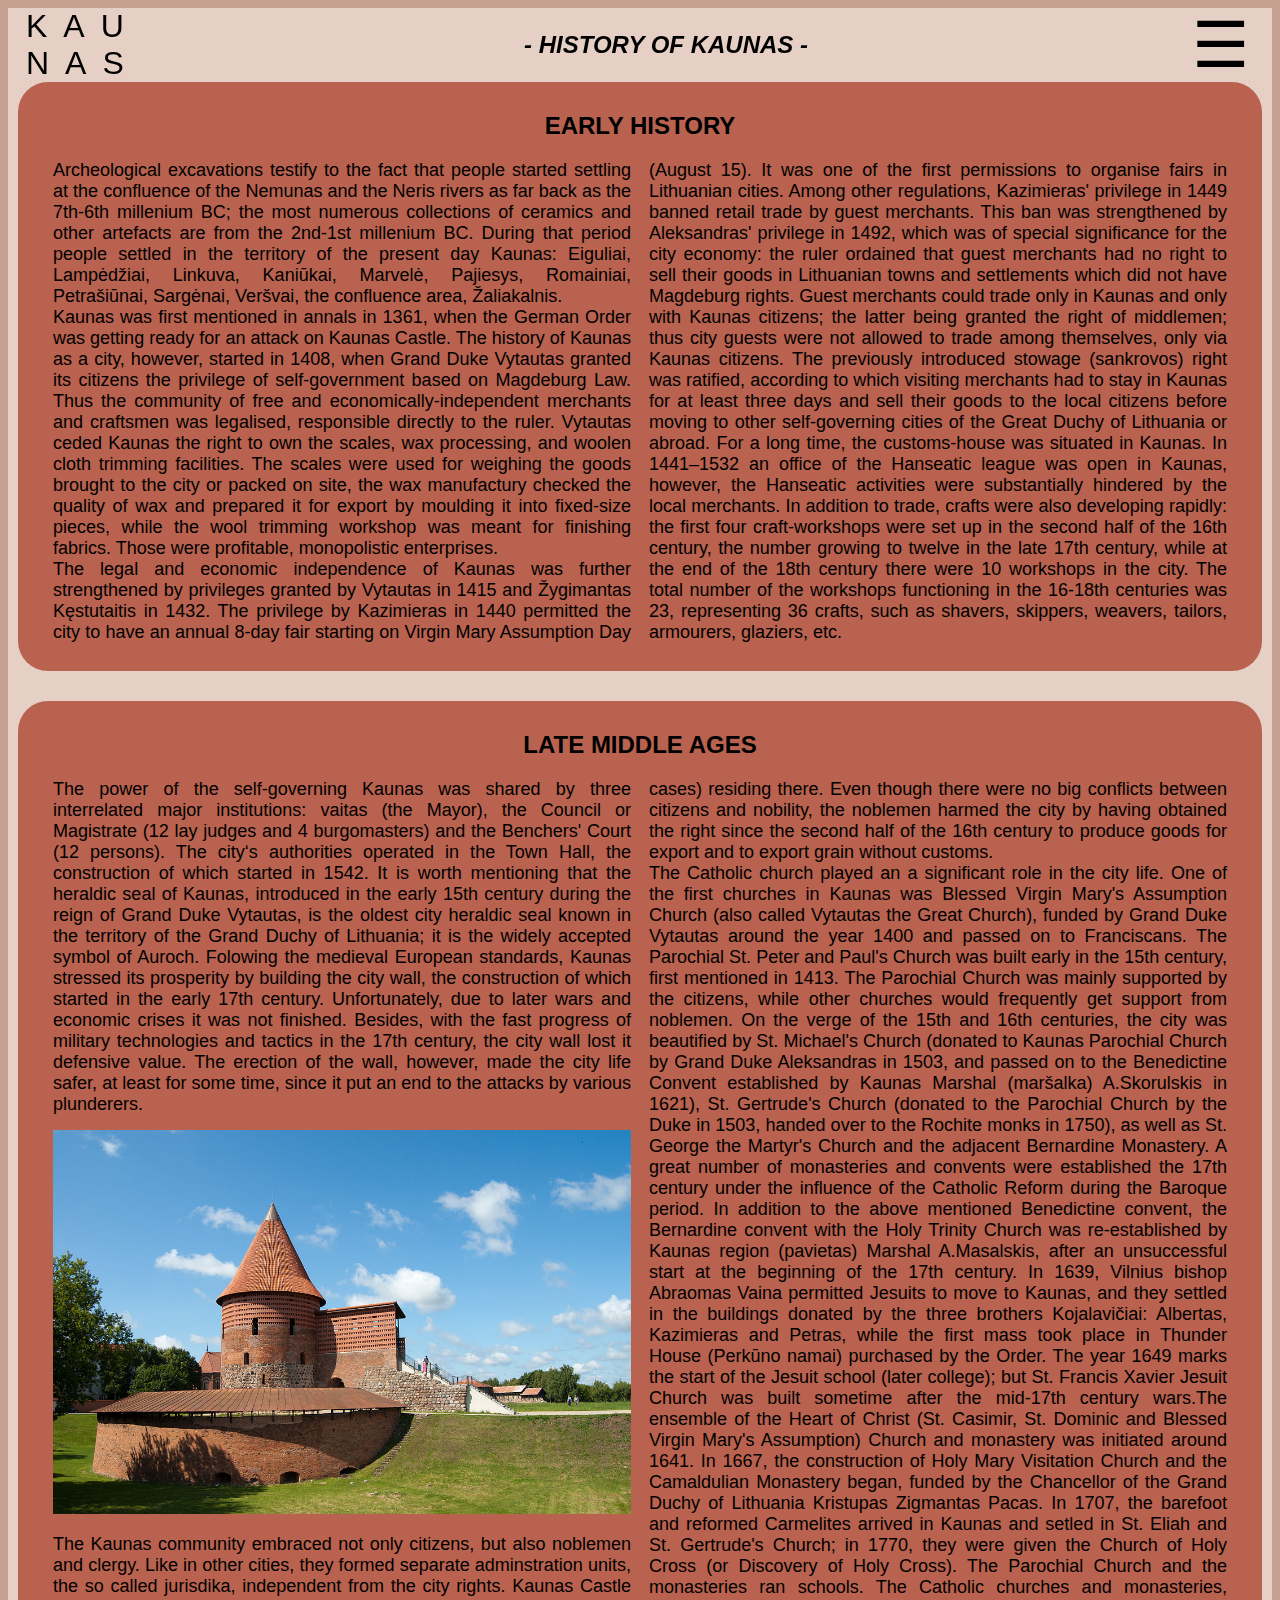
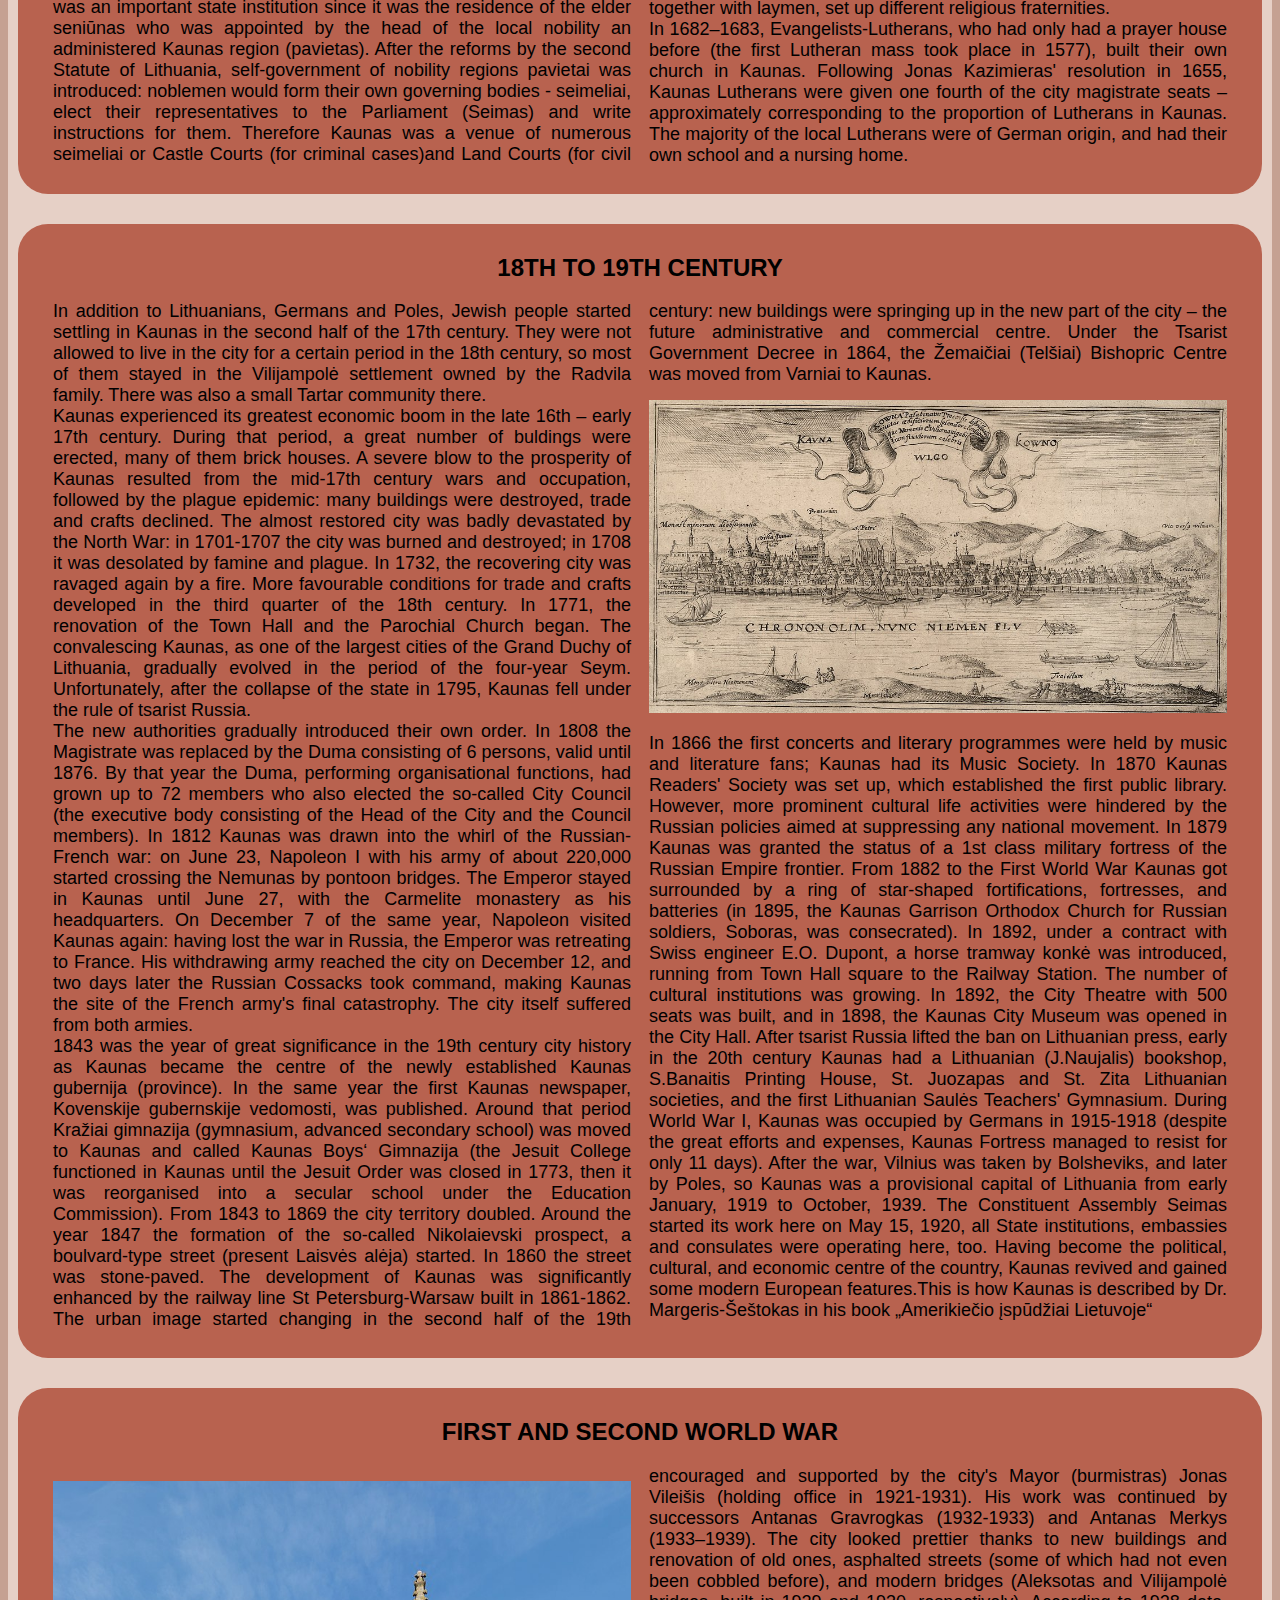
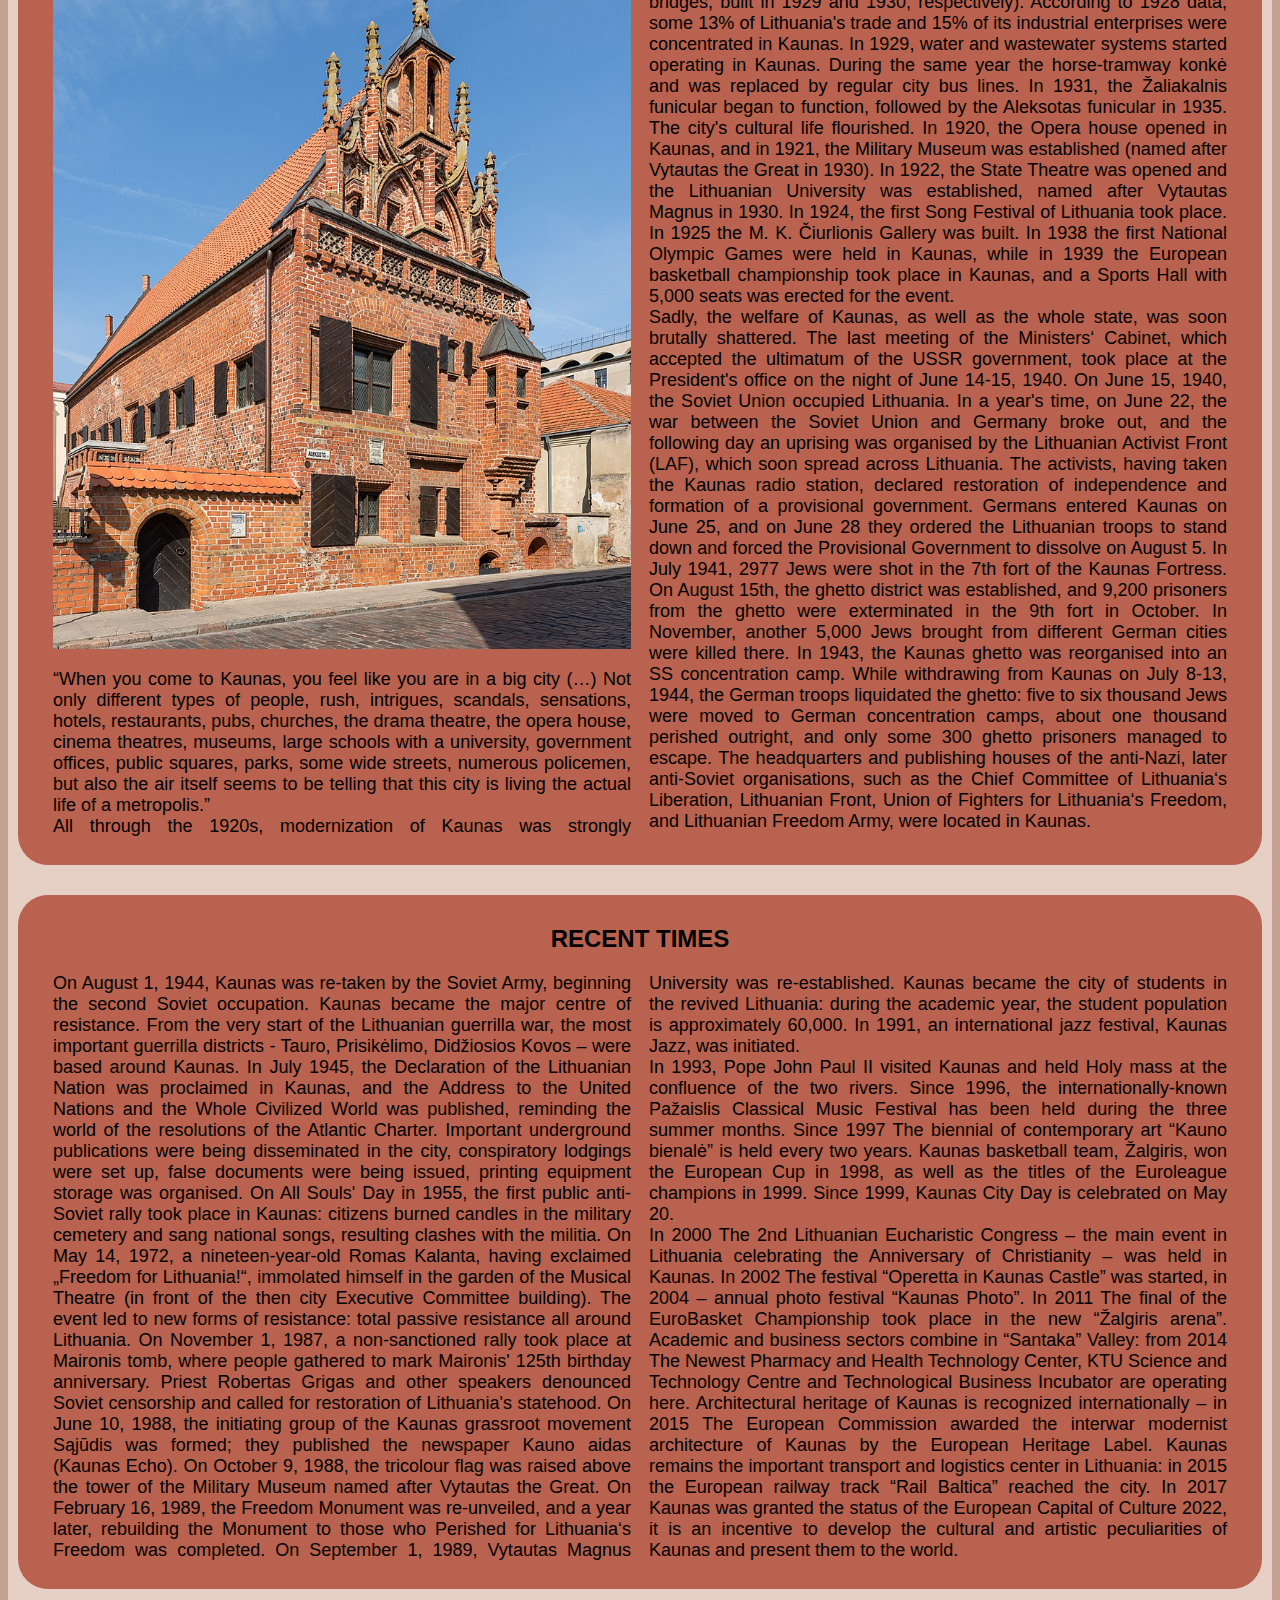
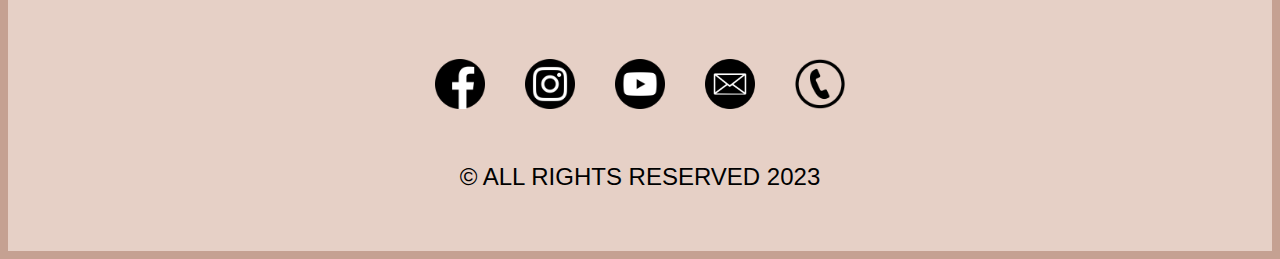
<file: history.html>
<!DOCTYPE html>
<html lang="en">

<head>
  <link rel="stylesheet" href="css/style.css">
  <meta charset="utf-8">
  <meta name="viewport" content="width=device-width, initial-scale=1">
  <title>About Kaunas</title>
</head>

<body>
  <div class="wrapper">
    <header>
      <div id="logo-wrapper">
        <div id="logo">
          <a href="index.html">
            <h1>Kau</h1>
            <h1>nas</h1>
          </a>
        </div>
      </div>
      <div id="header-text">
        <h2>- History of Kaunas -</h2>
      </div>
      <div>
        <nav>
          <div id="dropdown-icon">☰</div>
          <div class="dropdown-content">
            <a href="history.html">About Kaunas</a>
            <a href="accommodation.html">Accommodation</a>
            <a href="events.html">Events</a>
            <a href="foodanddrinks.html">Food and drinks</a>
            <a href="sightseeing.html">Sightseeing</a>
            <a href="sports.html">Sports</a>
            <a href="transport.html">Transport</a>
          </div>
        </nav>
      </div>
    </header>



    <section id="history-content">
      <div>
        <h2>Early History</h2>
        <p>
          Archeological excavations testify to the fact that people
          started settling at the confluence of the Nemunas and the
          Neris rivers as far back as the 7th-6th millenium BC; the most
          numerous collections of ceramics and other artefacts are from
          the 2nd-1st millenium BC. During that period people settled in
          the territory of the present day Kaunas: Eiguliai, Lampėdžiai,
          Linkuva, Kaniūkai, Marvelė, Pajiesys, Romainiai, Petrašiūnai,
          Sargėnai, Veršvai, the confluence area, Žaliakalnis. <br>

          Kaunas was first mentioned in annals in 1361, when the German Order
          was getting ready for an attack on Kaunas Castle. The history of
          Kaunas as a city, however, started in 1408, when Grand Duke Vytautas
          granted its citizens the privilege of self-government based on
          Magdeburg Law. Thus the community of free and economically-independent
          merchants and craftsmen was legalised, responsible directly to the
          ruler. Vytautas ceded Kaunas the right to own the scales, wax
          processing, and woolen cloth trimming facilities. The scales were used
          for weighing the goods brought to the city or packed on site, the wax
          manufactury checked the quality of wax and prepared it for export by
          moulding it into fixed-size pieces, while the wool trimming workshop
          was meant for finishing fabrics. Those were profitable, monopolistic
          enterprises. <br>

          The legal and economic independence of Kaunas was further strengthened
          by privileges granted by Vytautas in 1415 and Žygimantas Kęstutaitis
          in 1432. The privilege by Kazimieras in 1440 permitted the city to
          have an annual 8-day fair starting on Virgin Mary Assumption Day
          (August 15). It was one of the first permissions to organise fairs in
          Lithuanian cities. Among other regulations, Kazimieras' privilege in
          1449 banned retail trade by guest merchants. This ban was strengthened
          by Aleksandras' privilege in 1492, which was of special significance
          for the city economy: the ruler ordained that guest merchants had no
          right to sell their goods in Lithuanian towns and settlements which
          did not have Magdeburg rights. Guest merchants could trade only in
          Kaunas and only with Kaunas citizens; the latter being granted the
          right of middlemen; thus city guests were not allowed to trade among
          themselves, only via Kaunas citizens. The previously introduced
          stowage (sankrovos) right was ratified, according to which visiting
          merchants had to stay in Kaunas for at least three days and sell their
          goods to the local citizens before moving to other self-governing
          cities of the Great Duchy of Lithuania or abroad. For a long time, the
          customs-house was situated in Kaunas. In 1441–1532 an office of the
          Hanseatic league was open in Kaunas, however, the Hanseatic activities
          were substantially hindered by the local merchants. In addition to
          trade, crafts were also developing rapidly: the first four
          craft-workshops were set up in the second half of the 16th century,
          the number growing to twelve in the late 17th century, while at the
          end of the 18th century there were 10 workshops in the city. The total
          number of the workshops functioning in the 16-18th centuries was 23,
          representing 36 crafts, such as shavers, skippers, weavers, tailors,
          armourers, glaziers, etc.
        </p>
      </div>

      <div>
        <h2>Late Middle Ages</h2>
        <p>
          The power of the self-governing Kaunas was shared by three
          interrelated major institutions: vaitas (the Mayor), the Council or
          Magistrate (12 lay judges and 4 burgomasters) and the Benchers' Court
          (12 persons). The city‘s authorities operated in the Town Hall, the
          construction of which started in 1542. It is worth mentioning that the
          heraldic seal of Kaunas, introduced in the early 15th century during
          the reign of Grand Duke Vytautas, is the oldest city heraldic seal
          known in the territory of the Grand Duchy of Lithuania; it is the
          widely accepted symbol of Auroch. Folowing the medieval European
          standards, Kaunas stressed its prosperity by building the city wall,
          the construction of which started in the early 17th
          century. Unfortunately, due to later wars and economic crises it was
          not finished. Besides, with the fast progress of military technologies
          and tactics in the 17th century, the city wall lost it defensive
          value. The erection of the wall, however, made the city life safer, at
          least for some time, since it put an end to the attacks by various
          plunderers. <br>

          <img src="img/history/history-1.jpg" alt="Castle of Kaunas">

          The Kaunas community embraced not only citizens, but also noblemen and
          clergy. Like in other cities, they formed separate adminstration
          units, the so called jurisdika, independent from the city
          rights. Kaunas Castle was an important state institution since it was
          the residence of the elder seniūnas who was appointed by the head of
          the local nobility an administered Kaunas region (pavietas). After the
          reforms by the second Statute of Lithuania, self-government of
          nobility regions pavietai was introduced: noblemen would form their
          own governing bodies - seimeliai, elect their representatives to the
          Parliament (Seimas) and write instructions for them. Therefore Kaunas
          was a venue of numerous seimeliai or Castle Courts (for criminal
          cases)and Land Courts (for civil cases) residing there. Even though
          there were no big conflicts between citizens and nobility, the
          noblemen harmed the city by having obtained the right since the second
          half of the 16th century to produce goods for export and to export
          grain without customs. <br>

          The Catholic church played an a significant role in the city life. One
          of the first churches in Kaunas was Blessed Virgin Mary's Assumption
          Church (also called Vytautas the Great Church), funded by Grand Duke
          Vytautas around the year 1400 and passed on to Franciscans. The
          Parochial St. Peter and Paul's Church was built early in the 15th
          century, first mentioned in 1413. The Parochial Church was mainly
          supported by the citizens, while other churches would frequently get
          support from noblemen. On the verge of the 15th and 16th centuries,
          the city was beautified by St. Michael's Church (donated to Kaunas
          Parochial Church by Grand Duke Aleksandras in 1503, and passed on to
          the Benedictine Convent established by Kaunas Marshal (maršalka)
          A.Skorulskis in 1621), St. Gertrude's Church (donated to the Parochial
          Church by the Duke in 1503, handed over to the Rochite monks in 1750),
          as well as St. George the Martyr's Church and the adjacent Bernardine
          Monastery. A great number of monasteries and convents were established
          the 17th century under the influence of the Catholic Reform during the
          Baroque period. In addition to the above mentioned Benedictine
          convent, the Bernardine convent with the Holy Trinity Church was
          re-established by Kaunas region (pavietas) Marshal A.Masalskis, after
          an unsuccessful start at the beginning of the 17th century. In 1639,
          Vilnius bishop Abraomas Vaina permitted Jesuits to move to Kaunas, and
          they settled in the buildings donated by the three brothers
          Kojalavičiai: Albertas, Kazimieras and Petras, while the first mass
          took place in Thunder House (Perkūno namai) purchased by the
          Order. The year 1649 marks the start of the Jesuit school (later
          college); but St. Francis Xavier Jesuit Church was built sometime
          after the mid-17th century wars.The ensemble of the Heart of Christ
          (St. Casimir, St. Dominic and Blessed Virgin Mary's Assumption) Church
          and monastery was initiated around 1641. In 1667, the construction of
          Holy Mary Visitation Church and the Camaldulian Monastery began,
          funded by the Chancellor of the Grand Duchy of Lithuania Kristupas
          Zigmantas Pacas. In 1707, the barefoot and reformed Carmelites arrived
          in Kaunas and setled in St. Eliah and St. Gertrude's Church; in 1770,
          they were given the Church of Holy Cross (or Discovery of Holy
          Cross). The Parochial Church and the monasteries ran schools. The
          Catholic churches and monasteries, together with laymen, set up
          different religious fraternities. <br>

          In 1682–1683, Evangelists-Lutherans, who had only had a prayer house
          before (the first Lutheran mass took place in 1577), built their own
          church in Kaunas. Following Jonas Kazimieras' resolution in 1655,
          Kaunas Lutherans were given one fourth of the city magistrate seats –
          approximately corresponding to the proportion of Lutherans in
          Kaunas. The majority of the local Lutherans were of German origin, and
          had their own school and a nursing home.
        </p>
      </div>

      <div>
        <h2>18th to 19th Century</h2>
        <p>
          In addition to Lithuanians, Germans and Poles, Jewish people started
          settling in Kaunas in the second half of the 17th century. They were
          not allowed to live in the city for a certain period in the 18th
          century, so most of them stayed in the Vilijampolė settlement owned by
          the Radvila family. There was also a small Tartar community there. <br>

          Kaunas experienced its greatest economic boom in the late 16th – early
          17th century. During that period, a great number of buldings were
          erected, many of them brick houses. A severe blow to the prosperity of
          Kaunas resulted from the mid-17th century wars and occupation,
          followed by the plague epidemic: many buildings were destroyed, trade
          and crafts declined. The almost restored city was badly devastated by
          the North War: in 1701-1707 the city was burned and destroyed; in 1708
          it was desolated by famine and plague. In 1732, the recovering city
          was ravaged again by a fire. More favourable conditions for trade and
          crafts developed in the third quarter of the 18th century. In 1771,
          the renovation of the Town Hall and the Parochial Church began. The
          convalescing Kaunas, as one of the largest cities of the Grand Duchy
          of Lithuania, gradually evolved in the period of the four-year
          Seym. Unfortunately, after the collapse of the state in 1795, Kaunas
          fell under the rule of tsarist Russia. <br>

          The new authorities gradually introduced their own order. In 1808 the
          Magistrate was replaced by the Duma consisting of 6 persons, valid
          until 1876. By that year the Duma, performing organisational
          functions, had grown up to 72 members who also elected the so-called
          City Council (the executive body consisting of the Head of the City
          and the Council members). In 1812 Kaunas was drawn into the whirl of
          the Russian-French war: on June 23, Napoleon I with his army of about
          220,000 started crossing the Nemunas by pontoon bridges. The Emperor
          stayed in Kaunas until June 27, with the Carmelite monastery as his
          headquarters. On December 7 of the same year, Napoleon visited Kaunas
          again: having lost the war in Russia, the Emperor was retreating to
          France. His withdrawing army reached the city on December 12, and two
          days later the Russian Cossacks took command, making Kaunas the site
          of the French army's final catastrophy. The city itself suffered from
          both armies. <br>

          1843 was the year of great significance in the 19th century city
          history as Kaunas became the centre of the newly established Kaunas
          gubernija (province). In the same year the first Kaunas newspaper,
          Kovenskije gubernskije vedomosti, was published. Around that period
          Kražiai gimnazija (gymnasium, advanced secondary school) was moved to
          Kaunas and called Kaunas Boys‘ Gimnazija (the Jesuit College
          functioned in Kaunas until the Jesuit Order was closed in 1773, then
          it was reorganised into a secular school under the Education
          Commission). From 1843 to 1869 the city territory doubled. Around the
          year 1847 the formation of the so-called Nikolaievski prospect, a
          boulvard-type street (present Laisvės alėja) started. In 1860 the
          street was stone-paved. The development of Kaunas was significantly
          enhanced by the railway line St Petersburg-Warsaw built in
          1861-1862. The urban image started changing in the second half of the
          19th century: new buildings were springing up in the new part of the
          city – the future administrative and commercial centre. Under the
          Tsarist Government Decree in 1864, the Žemaičiai (Telšiai) Bishopric
          Centre was moved from Varniai to Kaunas. <br>

          <img src="img/history/history-2.jpg" alt="Postcard from Kaunas">

          In 1866 the first concerts and literary programmes were
          held by music and literature fans; Kaunas had its Music
          Society. In 1870 Kaunas Readers' Society was set up, which
          established the first public library. However, more
          prominent cultural life activities were hindered by the
          Russian policies aimed at suppressing any national
          movement. In 1879 Kaunas was granted the status of a 1st
          class military fortress of the Russian Empire
          frontier. From 1882 to the First World War Kaunas got
          surrounded by a ring of star-shaped fortifications,
          fortresses, and batteries (in 1895, the Kaunas Garrison
          Orthodox Church for Russian soldiers, Soboras, was
          consecrated). In 1892, under a contract with Swiss
          engineer E.O. Dupont, a horse tramway konkė was
          introduced, running from Town Hall square to the Railway
          Station. The number of cultural institutions was
          growing. In 1892, the City Theatre with 500 seats was
          built, and in 1898, the Kaunas City Museum was opened in
          the City Hall. After tsarist Russia lifted the ban on
          Lithuanian press, early in the 20th century Kaunas had a
          Lithuanian (J.Naujalis) bookshop, S.Banaitis Printing
          House, St. Juozapas and St. Zita Lithuanian societies, and
          the first Lithuanian Saulės Teachers' Gymnasium. During
          World War I, Kaunas was occupied by Germans in 1915-1918
          (despite the great efforts and expenses, Kaunas Fortress
          managed to resist for only 11 days). After the war,
          Vilnius was taken by Bolsheviks, and later by Poles, so
          Kaunas was a provisional capital of Lithuania from early
          January, 1919 to October, 1939. The Constituent Assembly
          Seimas started its work here on May 15, 1920, all State
          institutions, embassies and consulates were operating
          here, too. Having become the political, cultural, and
          economic centre of the country, Kaunas revived and gained
          some modern European features.This is how Kaunas is
          described by Dr. Margeris-Šeštokas in his book
          „Amerikiečio įspūdžiai Lietuvoje“
        </p>
      </div>

      <div>
        <h2>First and Second World War</h2>
        <p>
          <img src="img/history/history-3.jpg" alt="Cathedral in Kaunas">

          <q>When you come to Kaunas, you feel like you are in a big city (…) Not
            only different types of people, rush, intrigues, scandals, sensations,
            hotels, restaurants, pubs, churches, the drama theatre, the opera
            house, cinema theatres, museums, large schools with a university,
            government offices, public squares, parks, some wide streets, numerous
            policemen, but also the air itself seems to be telling that this city
            is living the actual life of a metropolis.</q> <br>

          All through the 1920s, modernization of Kaunas was strongly encouraged
          and supported by the city's Mayor (burmistras) Jonas Vileišis (holding
          office in 1921-1931). His work was continued by successors Antanas
          Gravrogkas (1932-1933) and Antanas Merkys (1933–1939). The city looked
          prettier thanks to new buildings and renovation of old ones, asphalted
          streets (some of which had not even been cobbled before), and modern
          bridges (Aleksotas and Vilijampolė bridges, built in 1929 and 1930,
          respectively). According to 1928 data, some 13% of Lithuania's trade
          and 15% of its industrial enterprises were concentrated in Kaunas. In
          1929, water and wastewater systems started operating in Kaunas. During
          the same year the horse-tramway konkė and was replaced by regular city
          bus lines. In 1931, the Žaliakalnis funicular began to function,
          followed by the Aleksotas funicular in 1935. The city's cultural life
          flourished. In 1920, the Opera house opened in Kaunas, and in 1921,
          the Military Museum was established (named after Vytautas the Great in
          1930). In 1922, the State Theatre was opened and the Lithuanian
          University was established, named after Vytautas Magnus in 1930. In
          1924, the first Song Festival of Lithuania took place. In 1925 the
          M. K. Čiurlionis Gallery was built. In 1938 the first National Olympic
          Games were held in Kaunas, while in 1939 the European basketball
          championship took place in Kaunas, and a Sports Hall with 5,000 seats
          was erected for the event. <br>

          Sadly, the welfare of Kaunas, as well as the whole state, was soon
          brutally shattered. The last meeting of the Ministers‘ Cabinet, which
          accepted the ultimatum of the USSR government, took place at the
          President's office on the night of June 14-15, 1940. On June 15, 1940,
          the Soviet Union occupied Lithuania. In a year's time, on June 22, the
          war between the Soviet Union and Germany broke out, and the following
          day an uprising was organised by the Lithuanian Activist Front (LAF),
          which soon spread across Lithuania. The activists, having taken the
          Kaunas radio station, declared restoration of independence and
          formation of a provisional government. Germans entered Kaunas on June
          25, and on June 28 they ordered the Lithuanian troops to stand down
          and forced the Provisional Government to dissolve on August 5. In July
          1941, 2977 Jews were shot in the 7th fort of the Kaunas Fortress. On
          August 15th, the ghetto district was established, and 9,200 prisoners
          from the ghetto were exterminated in the 9th fort in October. In
          November, another 5,000 Jews brought from different German cities were
          killed there. In 1943, the Kaunas ghetto was reorganised into an SS
          concentration camp. While withdrawing from Kaunas on July 8-13, 1944,
          the German troops liquidated the ghetto: five to six thousand Jews
          were moved to German concentration camps, about one thousand perished
          outright, and only some 300 ghetto prisoners managed to escape. The
          headquarters and publishing houses of the anti-Nazi, later anti-Soviet
          organisations, such as the Chief Committee of Lithuania‘s Liberation,
          Lithuanian Front, Union of Fighters for Lithuania‘s Freedom, and
          Lithuanian Freedom Army, were located in Kaunas.
        </p>
      </div>

      <div>
        <h2>Recent Times</h2>
        <p>
          On August 1, 1944, Kaunas was re-taken by the Soviet Army, beginning
          the second Soviet occupation. Kaunas became the major centre of
          resistance. From the very start of the Lithuanian guerrilla war, the
          most important guerrilla districts - Tauro, Prisikėlimo, Didžiosios
          Kovos – were based around Kaunas. In July 1945, the Declaration of the
          Lithuanian Nation was proclaimed in Kaunas, and the Address to the
          United Nations and the Whole Civilized World was published, reminding
          the world of the resolutions of the Atlantic Charter. Important
          underground publications were being disseminated in the city,
          conspiratory lodgings were set up, false documents were being issued,
          printing equipment storage was organised. On All Souls' Day in 1955,
          the first public anti-Soviet rally took place in Kaunas: citizens
          burned candles in the military cemetery and sang national songs,
          resulting clashes with the militia. On May 14, 1972, a
          nineteen-year-old Romas Kalanta, having exclaimed „Freedom for
          Lithuania!“, immolated himself in the garden of the Musical Theatre
          (in front of the then city Executive Committee building). The event
          led to new forms of resistance: total passive resistance all around
          Lithuania. On November 1, 1987, a non-sanctioned rally took place at
          Maironis tomb, where people gathered to mark Maironis' 125th birthday
          anniversary. Priest Robertas Grigas and other speakers denounced
          Soviet censorship and called for restoration of Lithuania's
          statehood. On June 10, 1988, the initiating group of the Kaunas
          grassroot movement Sąjūdis was formed; they published the newspaper
          Kauno aidas (Kaunas Echo). On October 9, 1988, the tricolour flag was
          raised above the tower of the Military Museum named after Vytautas the
          Great. On February 16, 1989, the Freedom Monument was re-unveiled, and
          a year later, rebuilding the Monument to those who Perished for
          Lithuania‘s Freedom was completed.

          On September 1, 1989, Vytautas Magnus University was
          re-established. Kaunas became the city of students in the revived
          Lithuania: during the academic year, the student population is
          approximately 60,000. In 1991, an international jazz festival, Kaunas
          Jazz, was initiated. <br>

          In 1993, Pope John Paul II visited Kaunas and held Holy mass at the
          confluence of the two rivers. Since 1996, the internationally-known
          Pažaislis Classical Music Festival has been held during the three
          summer months. Since 1997 The biennial of contemporary art “Kauno
          bienalė” is held every two years. Kaunas basketball team, Žalgiris,
          won the European Cup in 1998, as well as the titles of the Euroleague
          champions in 1999. Since 1999, Kaunas City Day is celebrated on May
          20. <br>

          In 2000 The 2nd Lithuanian Eucharistic Congress – the main event in
          Lithuania celebrating the Anniversary of Christianity – was held in
          Kaunas. In 2002 The festival “Operetta in Kaunas Castle” was started,
          in 2004 – annual photo festival “Kaunas Photo”. In 2011 The final of
          the EuroBasket Championship took place in the new “Žalgiris
          arena”. Academic and business sectors combine in “Santaka” Valley:
          from 2014 The Newest Pharmacy and Health Technology Center, KTU
          Science and Technology Centre and Technological Business Incubator are
          operating here. Architectural heritage of Kaunas is recognized
          internationally – in 2015 The European Commission awarded the interwar
          modernist architecture of Kaunas by the European Heritage
          Label. Kaunas remains the important transport and logistics center in
          Lithuania: in 2015 the European railway track “Rail Baltica” reached
          the city. In 2017 Kaunas was granted the status of the European
          Capital of Culture 2022, it is an incentive to develop the cultural
          and artistic peculiarities of Kaunas and present them to the world.
        </p>
      </div>
    </section>


    <footer>
      <div id="footer-links">
        <a href="https://facebook.com"><img src="img/logo-facebook.png" alt="Facebook logo"></a>
        <a href="https://instagram.com"><img src="img/logo-instagram.png" alt="Instagram logo"></a>
        <a href="https://youtube.com"><img src="img/logo-youtube.png" alt="Youtube logo"></a>
        <a href="emailto:test@email.com"><img src="img/logo-email.png" alt="Email logo"></a>
        <a href="tel:+37061623123"><img src="img/logo-phone.png" alt="Phone logo"></a>
      </div>
      <div>
        <h2 class="copyright-notice"> © All rights reserved 2023 </h2>
      </div>
    </footer>
  </div>

</body>

</html>
</file>
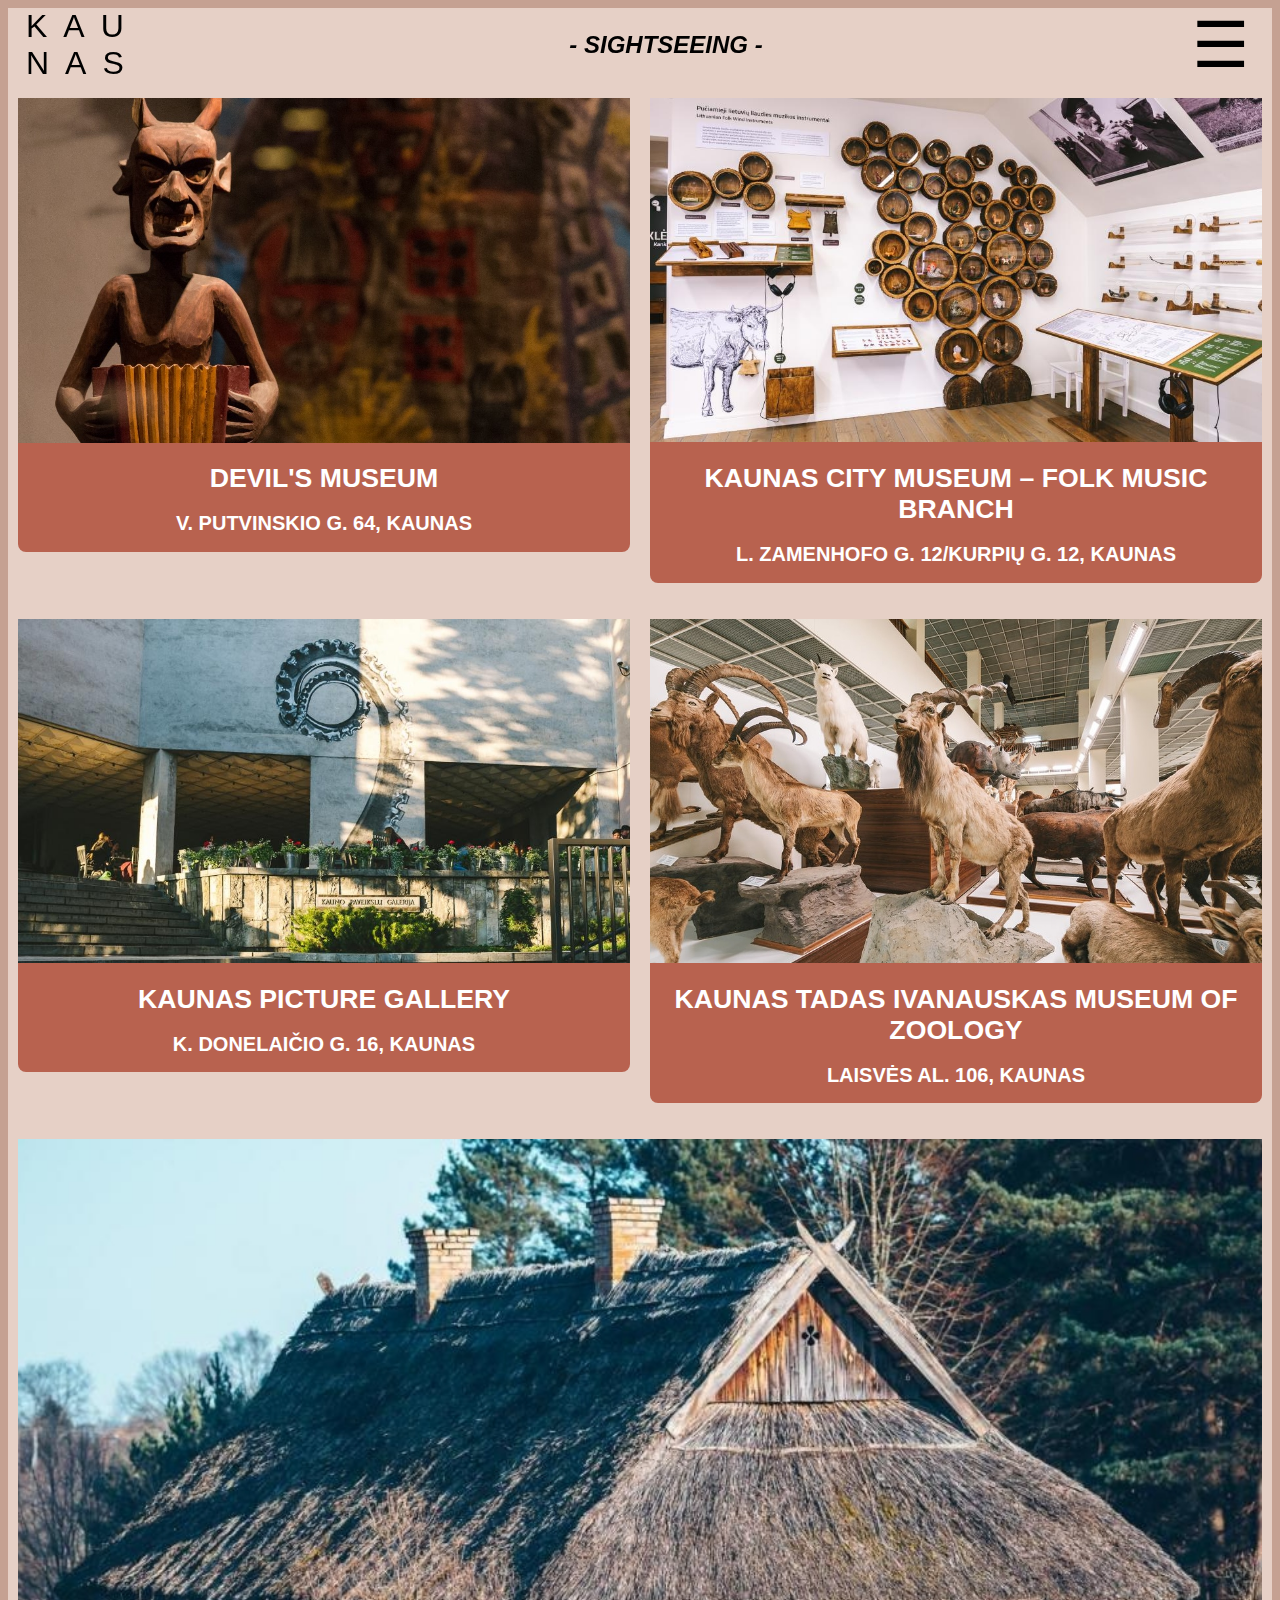
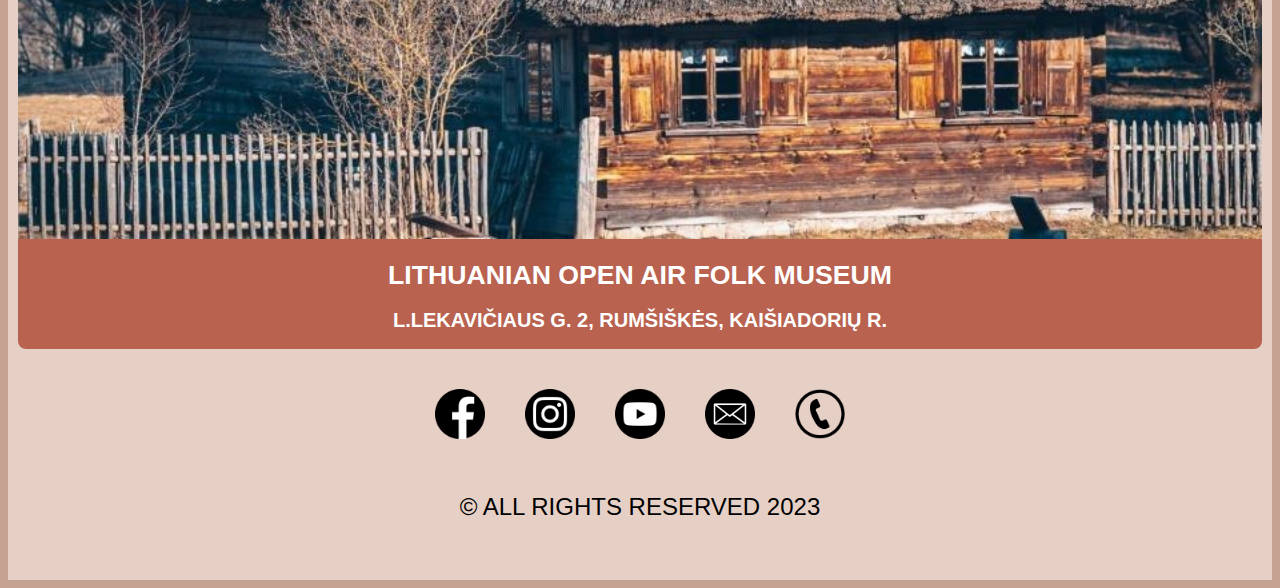
<file: sightseeing.html>
<!DOCTYPE html>
<html lang="en">

<head>
    <link rel="stylesheet" href="css/style.css">
    <meta charset="utf-8">
    <meta name="viewport" content="width=device-width, initial-scale=1">
    <title>Sightseeing</title>
</head>

<body>
    <div class="wrapper">
        <header>
            <div id="logo-wrapper">
                <div id="logo">
                    <a href="index.html">
                        <h1>Kau</h1>
                        <h1>nas</h1>
                    </a>
                </div>
            </div>
            <div id="header-text">
                <h2>- Sightseeing -</h2>
            </div>
            <div>
                <nav>
                    <div id="dropdown-icon">☰</div>
                    <div class="dropdown-content">
                        <a href="history.html">About Kaunas</a>
                        <a href="accommodation.html">Accommodation</a>
                        <a href="events.html">Events</a>
                        <a href="foodanddrinks.html">Food and drinks</a>
                        <a href="sightseeing.html">Sightseeing</a>
                        <a href="sports.html">Sports</a>
                        <a href="transport.html">Transport</a>
                    </div>
                </nav>
            </div>
        </header>

        <div id="sight-wrapper">

            <div class="expandable-items sightseeing-small-block">
                <button class="expandable-item-header">
                    <div class="expandable-header-vertical">
                        <div class="flex-1-item">
                            <img class="sight-image" src="img/sights/devils_museum.jpg"
                                alt="Devil from the Devil's museum">
                        </div>
                        <div class="flex-1-item">
                            <h1> Devil's Museum </h1>
                            <h2> V. Putvinskio g. 64, Kaunas</h2>
                        </div>
                    </div>
                </button>
                <div class="expanded-event-container">
                    <p class="expanded-event-text">
                        The Devils’ Museum, which is included in the list of the most unique museums worldwide,
                        stores about 3000 horned exhibits from all over the world: pieces of visual arts and crafts,
                        souvenirs,
                        masks.
                        <br>
                        It is an opportunity to take a closer look at the mysterious mythological creature and
                        different
                        forms of its depiction in as many as 70 countries of the world.
                        <br>
                        The collection was started by
                        Antanas
                        Žmuidzinavičius, a famous Lithuanian artist, and there has been a nice tradition that every
                        visitor may bring a devil as a gift to the museum.
                    </p>
                </div>
            </div>

            <div class="expandable-items sightseeing-small-block">
                <button class="expandable-item-header">
                    <div class="expandable-header-vertical">
                        <div class="flex-1-item">
                            <img class="sight-image" src="img/sights/folk_museum.jpg" alt="Folk museum">
                        </div>
                        <div class="flex-1-item">
                            <h1> KAUNAS CITY MUSEUM – FOLK MUSIC BRANCH </h1>
                            <h2> L. Zamenhofo g. 12/Kurpių g. 12, Kaunas</h2>
                        </div>
                    </div>
                </button>
                <div class="expanded-event-container">
                    <p class="expanded-event-text">
                        The first and only museum in Lithuania dedicated to folk music culture. It contains over 7000
                        exhibits, from Lithuanian and international musical instruments to audio recordings,
                        photographs,
                        letters and posters.
                        <br>
                        In the interactive and modern exposition, you will be able to learn how kanklės
                        (chordophone) are made, to sing a sutartinė (Lithuanian multipart song), play some instruments
                        or
                        hear some folk music performed by contemporary bands.
                    </p>
                </div>
            </div>

            <div class="expandable-items sightseeing-small-block">
                <button class="expandable-item-header">
                    <div class="expandable-header-vertical">
                        <div class="flex-1-item">
                            <img class="sight-image" src="img/sights/picture-gallery.jpg" alt="Picture gallery">
                        </div>
                        <div class="flex-1-item">
                            <h1> Kaunas Picture Gallery </h1>
                            <h2> K. Donelaičio g. 16, Kaunas</h2>
                        </div>
                    </div>
                </button>
                <div class="expanded-event-container">
                    <p class="expanded-event-text">
                        Gallery was opened in 1979 by architectures Liucija Gelgaudienė and Jonas Navakas. It was
                        dedicated
                        to the famous collector M. Žilinskas who bestowed a collection to the City of Kaunas. However,
                        it
                        appeared that the whole collection will not fit in the gallery, therefore, they started to built
                        another building.
                        <br>
                        These days, there are a lot of exhibitions by Lithuanian and foreign country artists. They
                        exhibit a
                        lot of pieces of modern Lithuanian and foreign art. Likewise, there is a presentation by
                        professor
                        Algimantas Miškinis who bestowed his art and iconography collection "Lithuanian and Eastern art
                        works collection". Also, there is a Jurgis Mačiūnas "Fluxus" office, where visitors can get
                        acquainted with Ay-o installation, "Black hole" and Takaka Saito installation "My my theatre".

                    </p>
                </div>
            </div>

            <div class="expandable-items sightseeing-small-block">
                <button class="expandable-item-header">
                    <div class="expandable-header-vertical">
                        <div class="flex-1-item">
                            <img class="sight-image" src="img/sights/zoo-museum.jpg" alt="Zoology museum">
                        </div>
                        <div class="flex-1-item">
                            <h1> KAUNAS TADAS IVANAUSKAS MUSEUM OF ZOOLOGY </h1>
                            <h2> Laisvės al. 106, Kaunas</h2>
                        </div>
                    </div>
                </button>
                <div class="expanded-event-container">
                    <p class="expanded-event-text">
                        Tadas Ivanauskas Kaunas Zoological Museum - one of the oldest museums in the country and the
                        only
                        zoological museum in the Baltic States. The whole history of the museum is closely associated
                        with
                        the development of natural science Lithuania and prof. Tadas Ivanauskas.
                    </p>
                </div>
            </div>

            <div class="expandable-items sightseeing-small-block">
                <button class="expandable-item-header">
                    <div class="expandable-header-vertical">
                        <div class="flex-1-item">
                            <img class="sight-image" src="img/sights/open-air-museum.jpg" alt="Open air museum">
                        </div>
                        <div class="flex-1-item">
                            <h1> LITHUANIAN OPEN AIR FOLK MUSEUM </h1>
                            <h2> L.Lekavičiaus g. 2, Rumšiškės, Kaišiadorių r.</h2>
                        </div>
                    </div>
                </button>
                <div class="expanded-event-container">
                    <p class="expanded-event-text">
                        The Open-Air Museum of Lithuania is one of the largest ethnographic open-air museums in Europe
                        that
                        stretches across the area of 195 ha. The museum was established on the picturesque shores of
                        Kaunas
                        Lagoon in Rumšiškės in 1966. The exhibitions at the museum are intended to introduce the
                        ethnographic regions of Lithuania, i.e. Dzūkija (Dainava), Aukštaitija (Highlands), Suvalkija
                        (Sudovia), Žemaitija (Samogitia) and Lithuania Minor, as they looked at the end of the 18th
                        century
                        and the first half of the 20th century.
                        <br>
                        The houses representing each of the regions stand in their natural environment and have the
                        interior
                        and exterior of the respective period. Exhibitions of household appliances, crafting, trading,
                        agricultural machinery and ethnobotany are presented inside the buildings.
                    </p>
                </div>
            </div>

        </div>



        <footer>
            <div id="footer-links">
                <a href="https://facebook.com"><img src="img/logo-facebook.png" alt="Facebook logo"></a>
                <a href="https://instagram.com"><img src="img/logo-instagram.png" alt="Instagram logo"></a>
                <a href="https://youtube.com"><img src="img/logo-youtube.png" alt="Youtube logo"></a>
                <a href="emailto:test@email.com"><img src="img/logo-email.png" alt="Email logo"></a>
                <a href="tel:+37061623123"><img src="img/logo-phone.png" alt="Phone logo"></a>
            </div>
            <div>
                <h2 class="copyright-notice"> © All rights reserved 2023 </h2>
            </div>
        </footer>
    </div>

    <script>
        var acc = document.getElementsByClassName("expandable-item-header");
        var i;

        for (i = 0; i < acc.length; i++) {
            acc[i].addEventListener("click", function () {
                this.classList.toggle("active");
                var panel = this.nextElementSibling;
                if (panel.style.maxHeight) {
                    panel.style.maxHeight = null;
                } else {
                    panel.style.maxHeight = panel.scrollHeight + "px";
                }
            });
        }
    </script>
</body>

</html>
</file>
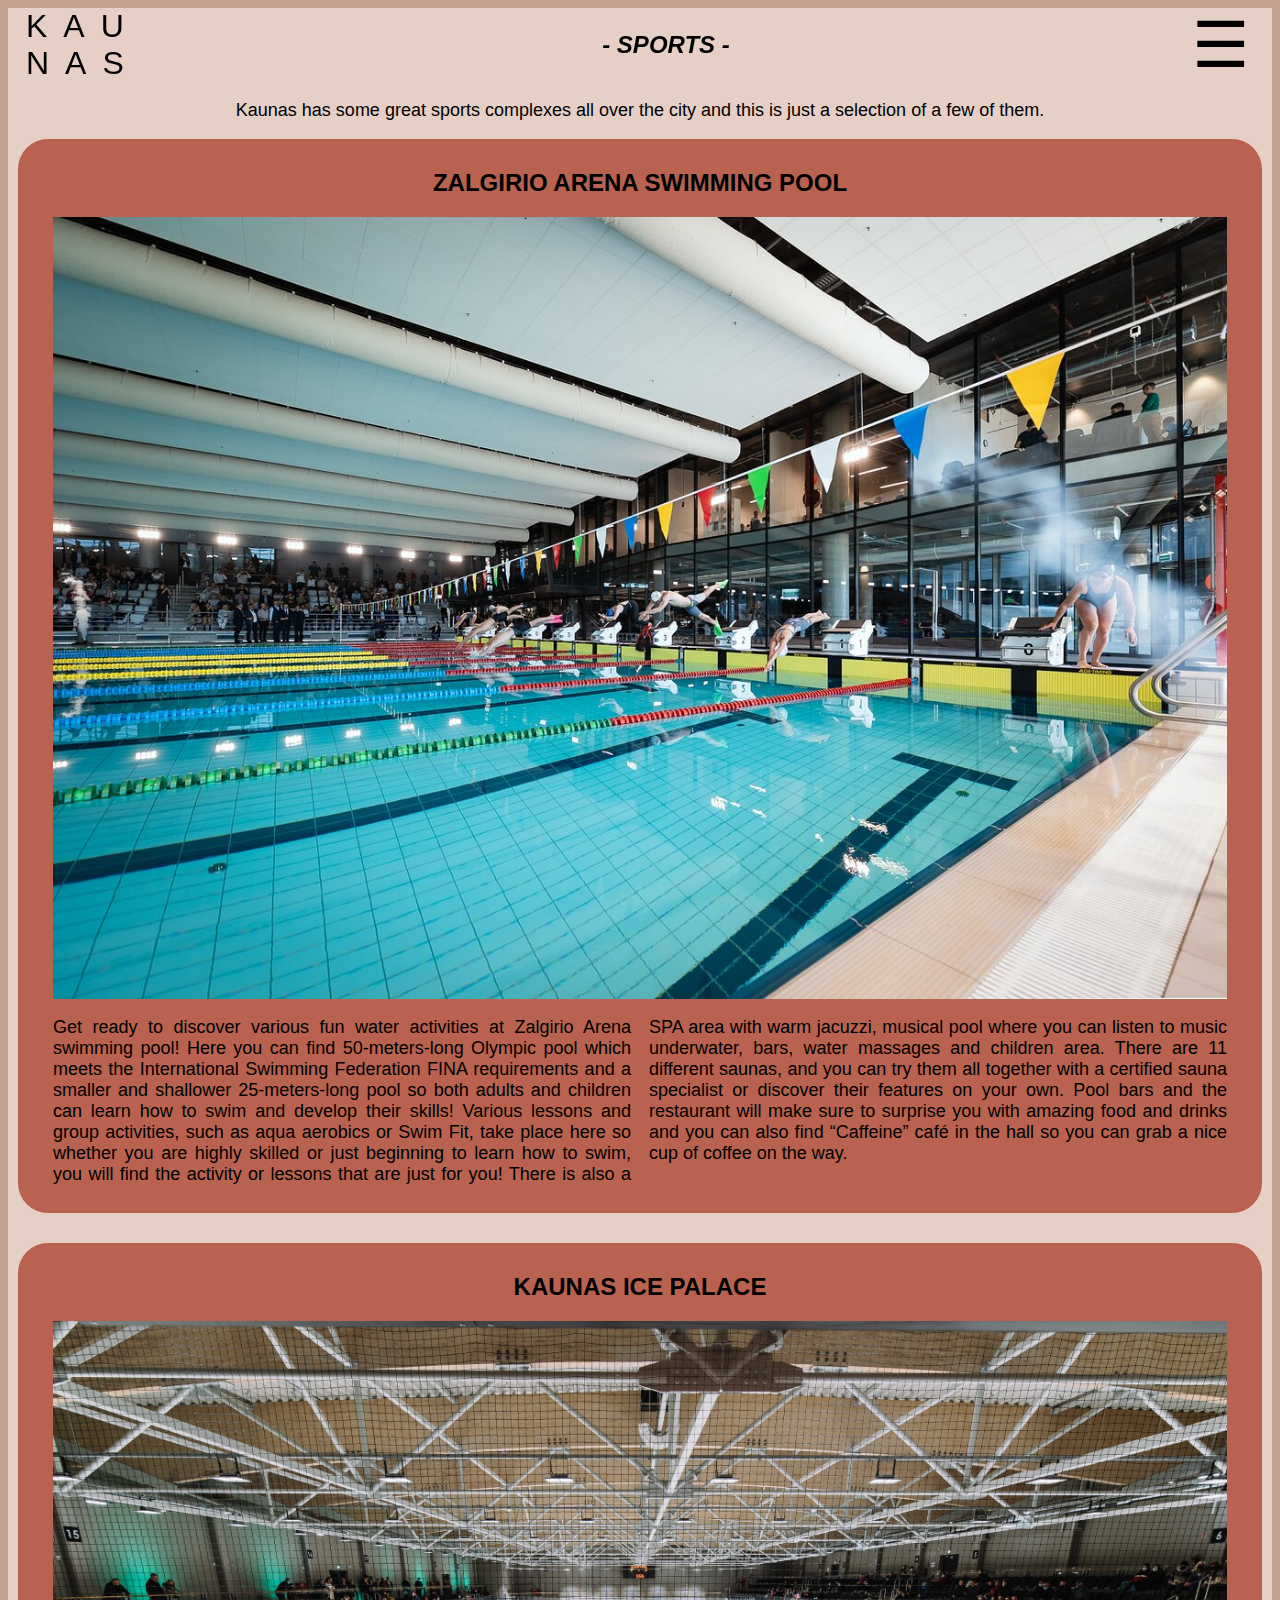
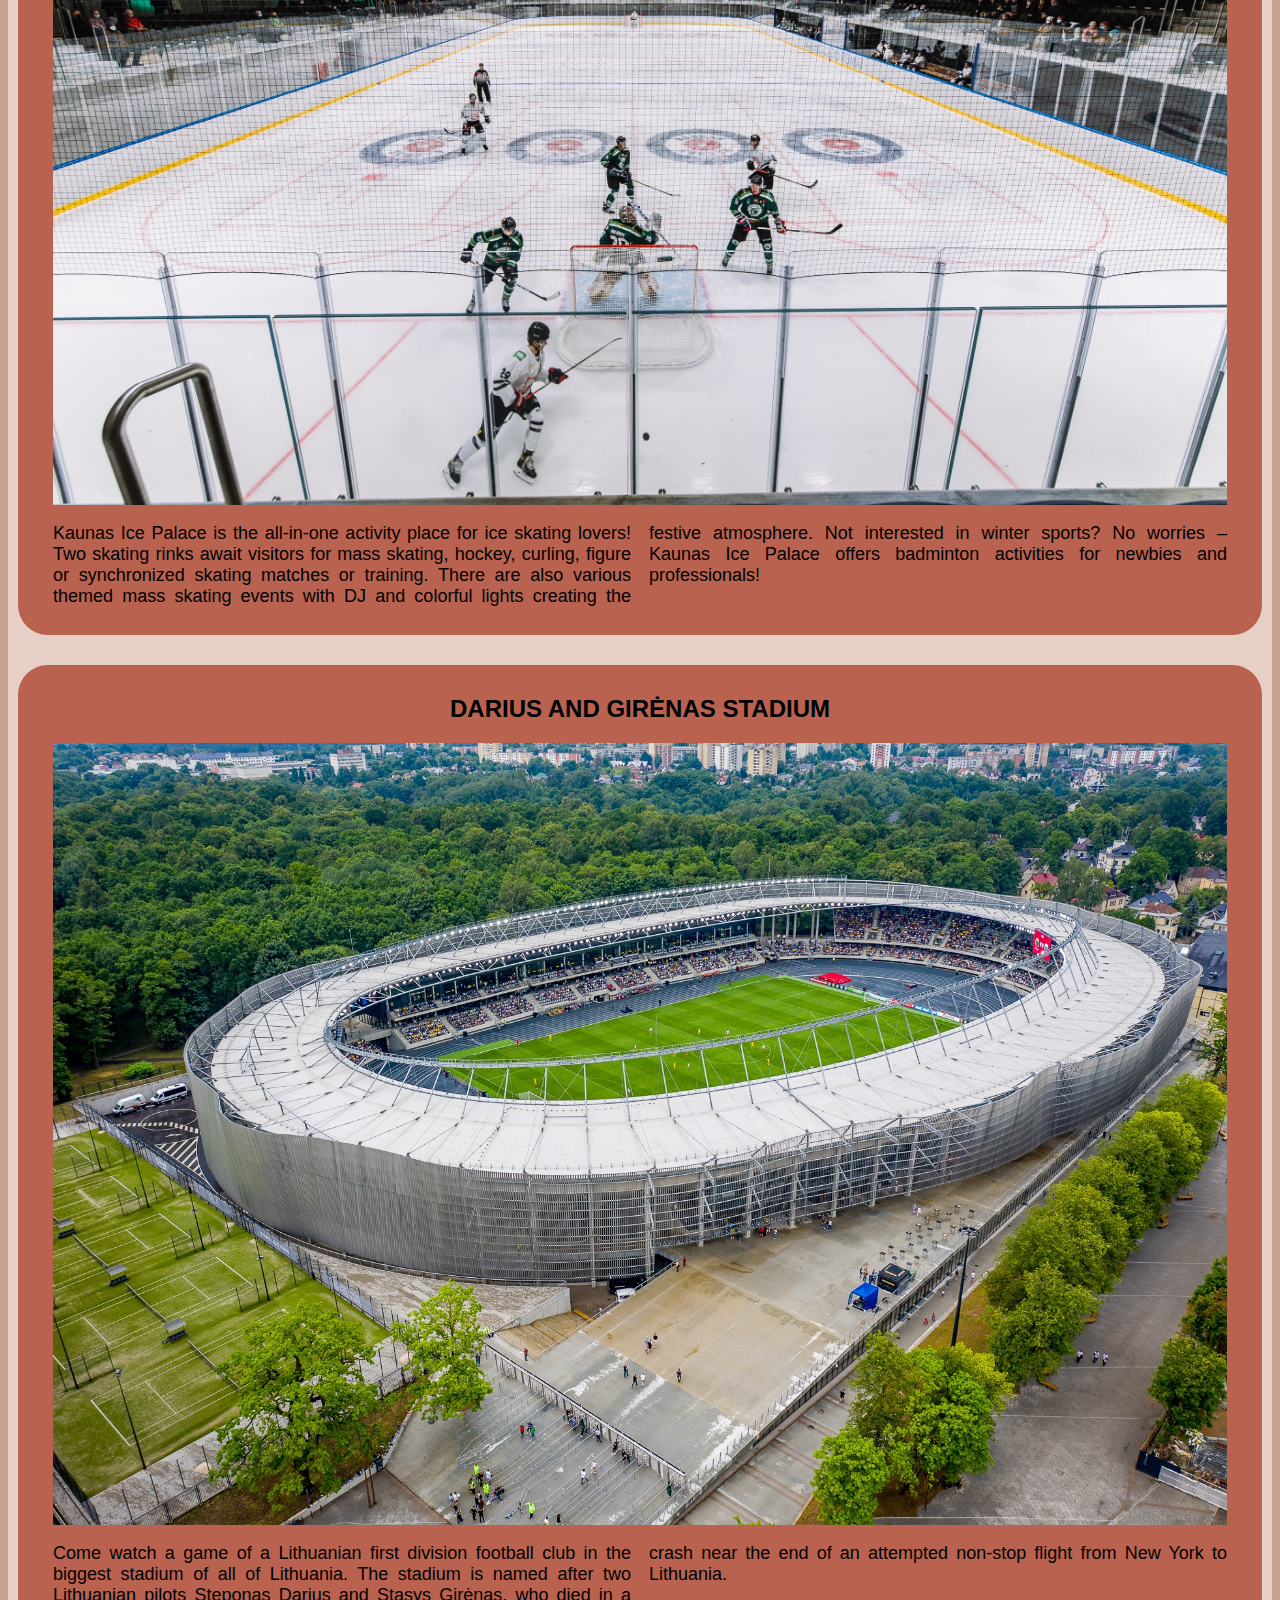
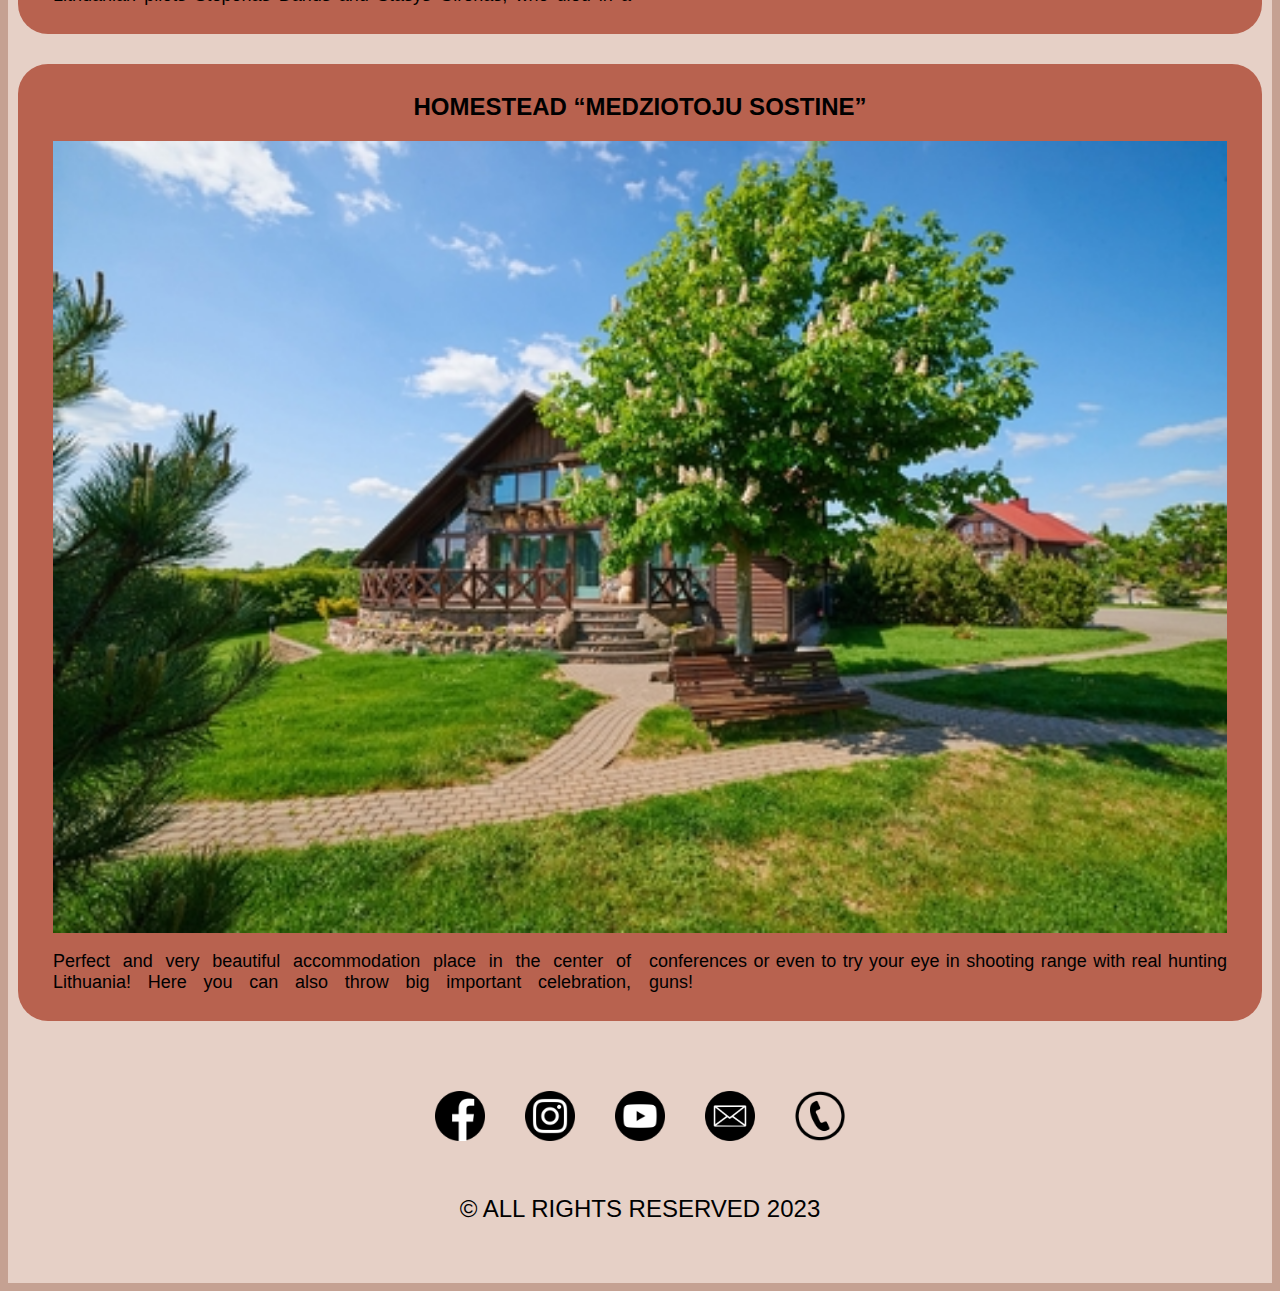
<file: sports.html>
<!DOCTYPE html>
<html lang="en">

<head>
  <link rel="stylesheet" href="css/style.css">
  <meta charset="utf-8">
  <meta name="viewport" content="width=device-width, initial-scale=1">
  <title>Sports</title>
</head>

<body>
  <div class="wrapper">
    <header>
      <div id="logo-wrapper">
        <div id="logo">
          <a href="index.html">
            <h1>Kau</h1>
            <h1>nas</h1>
          </a>
        </div>
      </div>
      <div id="header-text">
        <h2>- Sports -</h2>
      </div>
      <div>
        <nav>
          <div id="dropdown-icon">☰</div>
          <div class="dropdown-content">
            <a href="history.html">About Kaunas</a>
            <a href="accommodation.html">Accommodation</a>
            <a href="events.html">Events</a>
            <a href="foodanddrinks.html">Food and drinks</a>
            <a href="sightseeing.html">Sightseeing</a>
            <a href="sports.html">Sports</a>
            <a href="transport.html">Transport</a>
          </div>
        </nav>
      </div>
    </header>




    <section>
      <p class="centered">
        Kaunas has some great sports complexes all over the city and
        this is just a selection of a few of them.
      </p>


      <div class="sports-item">
        <h2>Zalgirio Arena Swimming Pool</h2>
        <img src="img/sports/swimming-pool.jpg" alt="Swimming pool">
        <p>
          Get ready to discover various fun water activities at Zalgirio
          Arena swimming pool! Here you can find 50-meters-long Olympic
          pool which meets the International Swimming Federation FINA
          requirements and a smaller and shallower 25-meters-long pool
          so both adults and children can learn how to swim and develop
          their skills! Various lessons and group activities, such as
          aqua aerobics or Swim Fit, take place here so whether you are
          highly skilled or just beginning to learn how to swim, you
          will find the activity or lessons that are just for you! There
          is also a SPA area with warm jacuzzi, musical pool where you
          can listen to music underwater, bars, water massages and
          children area. There are 11 different saunas, and you can try
          them all together with a certified sauna specialist or
          discover their features on your own. Pool bars and the
          restaurant will make sure to surprise you with amazing food
          and drinks and you can also find “Caffeine” café in the hall
          so you can grab a nice cup of coffee on the way.
        </p>
      </div>

      <div class="sports-item">
        <h2>Kaunas Ice Palace</h2>
        <img src="img/sports/ice-palace.jpg" alt="Ice palace">
        <p>
          Kaunas Ice Palace is the all-in-one activity place for ice
          skating lovers! Two skating rinks await visitors for mass
          skating, hockey, curling, figure or synchronized skating
          matches or training. There are also various themed mass
          skating events with DJ and colorful lights creating the
          festive atmosphere. Not interested in winter sports? No
          worries – Kaunas Ice Palace offers badminton activities for
          newbies and professionals!
        </p>
      </div>

      <div class="sports-item">
        <h2>Darius and Girėnas Stadium</h2>
        <img src="img/sports/stadium.jpg" alt="Stadium">
        <p>
          Come watch a game of a Lithuanian first division football club
          in the biggest stadium of all of Lithuania. The stadium is
          named after two Lithuanian pilots Steponas Darius and Stasys
          Girėnas, who died in a crash near the end of an attempted
          non-stop flight from New York to Lithuania.
        </p>
      </div>

      <div class="sports-item">
        <h2>Homestead <q>Medziotoju sostine</q></h2>
        <img src="img/sports/homestead.jpg" alt="Homestead">
        <p>
          Perfect and very beautiful accommodation place in the center
          of Lithuania! Here you can also throw big important
          celebration, conferences or even to try your eye in shooting
          range with real hunting guns!
        </p>
      </div>
    </section>



    <footer>
      <div id="footer-links">
        <a href="https://facebook.com"><img src="img/logo-facebook.png" alt="Facebook logo"></a>
        <a href="https://instagram.com"><img src="img/logo-instagram.png" alt="Instagram logo"></a>
        <a href="https://youtube.com"><img src="img/logo-youtube.png" alt="Youtube logo"></a>
        <a href="emailto:test@email.com"><img src="img/logo-email.png" alt="Email logo"></a>
        <a href="tel:+37061623123"><img src="img/logo-phone.png" alt="Phone logo"></a>
      </div>
      <div>
        <h2 class="copyright-notice"> © All rights reserved 2023 </h2>
      </div>
    </footer>
  </div>

</body>

</html>
</file>
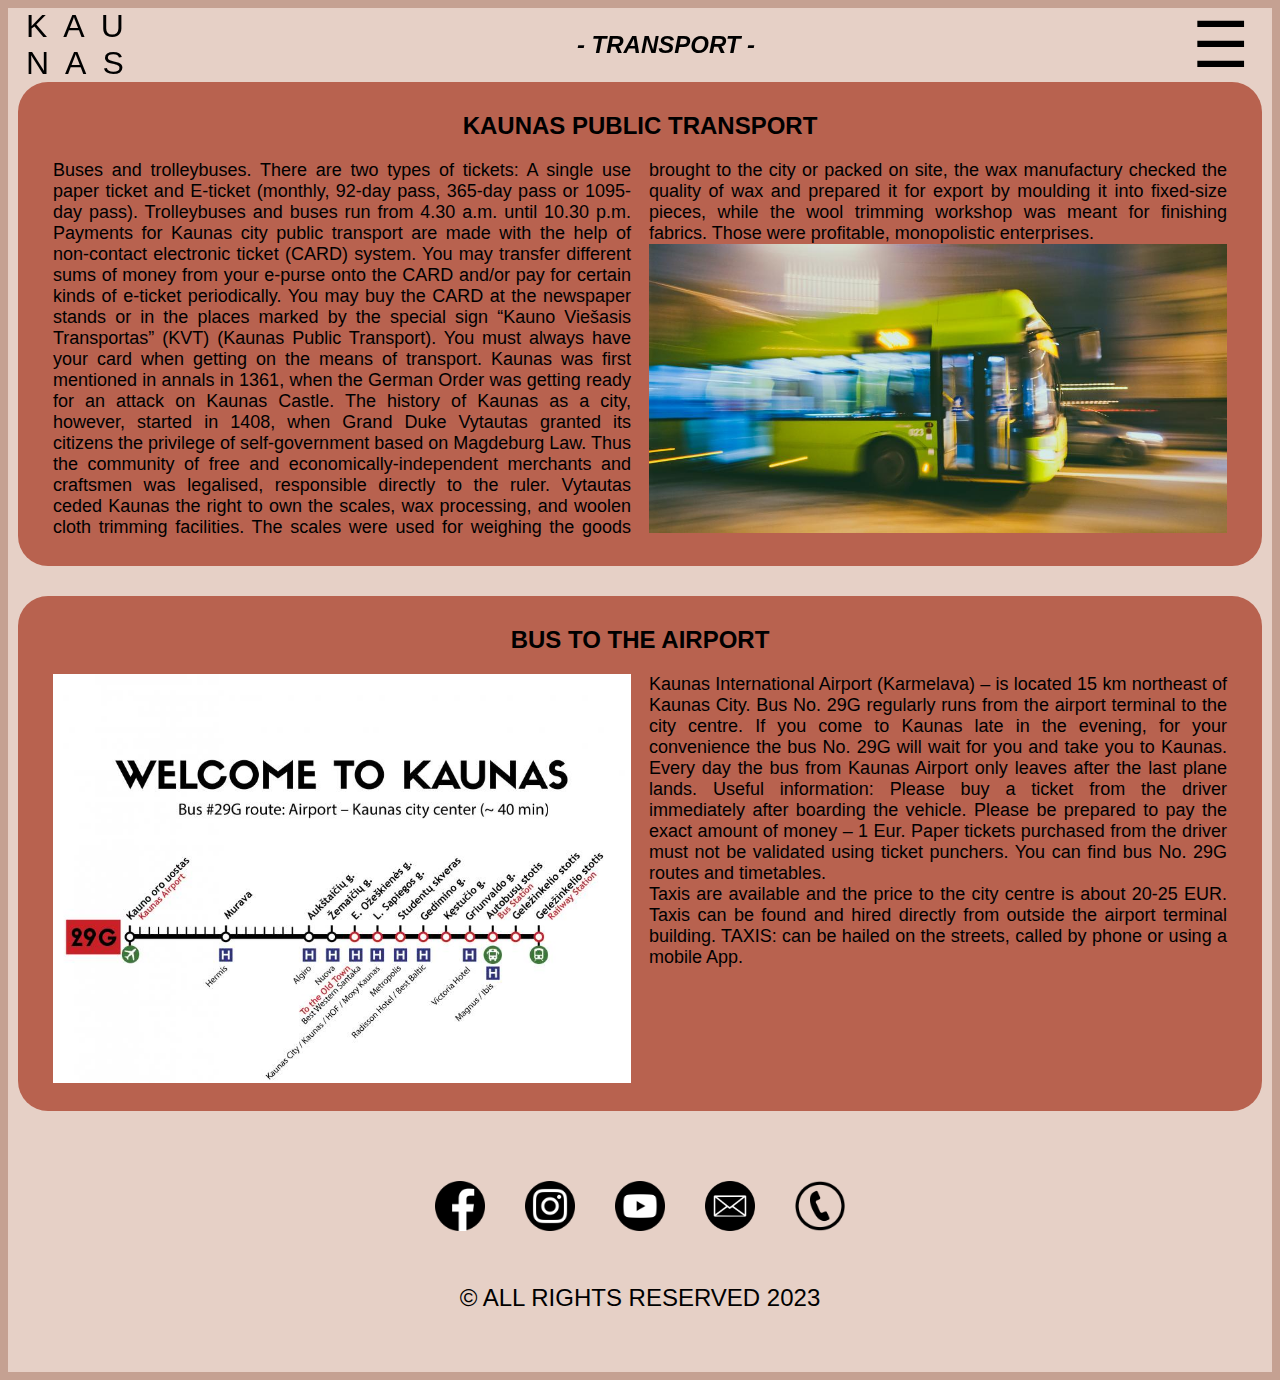
<file: transport.html>
<!DOCTYPE html>
<html lang="en">

<head>
    <link rel="stylesheet" href="css/style.css">
    <meta charset="utf-8">
    <meta name="viewport" content="width=device-width, initial-scale=1">
    <title>Transport</title>
</head>

<body>
    <div class="wrapper">
        <header>
            <div id="logo-wrapper">
                <div id="logo">
                    <a href="index.html">
                        <h1>Kau</h1>
                        <h1>nas</h1>
                    </a>
                </div>
            </div>
            <div id="header-text">
                <h2>- Transport -</h2>
            </div>
            <div>
                <nav>
                    <div id="dropdown-icon">☰</div>
                    <div class="dropdown-content">
                        <a href="history.html">About Kaunas</a>
                        <a href="accommodation.html">Accommodation</a>
                        <a href="events.html">Events</a>
                        <a href="foodanddrinks.html">Food and drinks</a>
                        <a href="sightseeing.html">Sightseeing</a>
                        <a href="sports.html">Sports</a>
                        <a href="transport.html">Transport</a>
                    </div>
                </nav>
            </div>
        </header>

        <div class="accommodation-item">
            <h2>KAUNAS PUBLIC TRANSPORT</h2>
            <p>
                Buses and trolleybuses. There are two types of tickets: A single use paper ticket and E-ticket (monthly,
                92-day pass, 365-day pass or 1095-day pass). Trolleybuses and buses run from 4.30 a.m. until 10.30 p.m.
                Payments for Kaunas city public transport are made with the help of non-contact electronic ticket (CARD)
                system. You may transfer different sums of money from your e-purse onto the CARD and/or pay for certain
                kinds of e-ticket periodically. You may buy the CARD at the newspaper stands or in the places marked by
                the special sign “Kauno Viešasis Transportas” (KVT) (Kaunas Public Transport). You must always have your
                card when getting on the means of transport.
                Kaunas was first mentioned in annals in 1361, when the German Order
                was getting ready for an attack on Kaunas Castle. The history of
                Kaunas as a city, however, started in 1408, when Grand Duke Vytautas
                granted its citizens the privilege of self-government based on
                Magdeburg Law. Thus the community of free and economically-independent
                merchants and craftsmen was legalised, responsible directly to the
                ruler. Vytautas ceded Kaunas the right to own the scales, wax
                processing, and woolen cloth trimming facilities. The scales were used
                for weighing the goods brought to the city or packed on site, the wax
                manufactury checked the quality of wax and prepared it for export by
                moulding it into fixed-size pieces, while the wool trimming workshop
                was meant for finishing fabrics. Those were profitable, monopolistic
                enterprises.

                <img src="img/transport/transport-1.jpg" alt="Trolleybus">
            </p>
        </div>
        <div class="accommodation-item">
            <h2> BUS TO THE AIRPORT</h2>
            <p>

                <img src="img/transport/transport-2.jpg" alt="Airport bus route">


                Kaunas International Airport (Karmelava) – is located 15 km northeast of Kaunas City. Bus No. 29G
                regularly runs from the airport terminal to the city centre. If you come to Kaunas late in the evening,
                for your convenience the bus No. 29G will wait for you and take you to Kaunas. Every day the bus from
                Kaunas Airport only leaves after the last plane lands. Useful information: Please buy a ticket from the
                driver immediately after boarding the vehicle. Please be prepared to pay the exact amount of money – 1
                Eur. Paper tickets purchased from the driver must not be validated using ticket punchers. You can find
                bus No. 29G routes and timetables.
                <br>
                Taxis are available and the price to the city centre is about 20-25 EUR. Taxis can be found and hired
                directly from outside the airport terminal building.

                TAXIS: can be hailed on the streets, called by phone or using a mobile App.
            </p>
        </div>







        <footer>
            <div id="footer-links">
                <a href="https://facebook.com"><img src="img/logo-facebook.png" alt="Facebook logo"></a>
                <a href="https://instagram.com"><img src="img/logo-instagram.png" alt="Instagram logo"></a>
                <a href="https://youtube.com"><img src="img/logo-youtube.png" alt="Youtube logo"></a>
                <a href="emailto:test@email.com"><img src="img/logo-email.png" alt="Email logo"></a>
                <a href="tel:+37061623123"><img src="img/logo-phone.png" alt="Phone logo"></a>
            </div>
            <div>
                <h2 class="copyright-notice"> © All rights reserved 2023 </h2>
            </div>
        </footer>
    </div>

</body>

</html>
</file>
<file: css/style.css>
/** General rules for all pages **/
* {
    box-sizing: border-box;
}

body {
    font-family: 'Trebuchet MS', 'Lucida Sans Unicode', 'Lucida Grande', 'Lucida Sans', Arial, sans-serif;
    background-size: cover;
    background-color: rgb(197, 161, 146);
    display: flex;
    flex-direction: column;
    align-items: center;
}

/* Basic font settings */

p {
    text-align: justify;
    color: black;
    font-size: large;
    column-count: 2;
}

h1 {
    text-transform: uppercase;
    font-size: 2em;
    text-align: center;
}

h2 {
    text-transform: uppercase;
    font-size: 1.5em;
    text-align: center;
}

.light {
    color: white;
}

.centered {
    text-align: center;
    column-count: 1;
}

/* Page wrapper */

.wrapper {
    margin-right: auto;
    margin-left: auto;

    max-width: 1300px;

    padding-right: 10px;
    padding-left: 10px;

    flex: 1 1 auto;
    /*grow vertically*/
    background-color: rgba(230, 208, 198)
}

/* Header */
header {
    display: flex;
    justify-content: space-between;
    position: sticky;
    z-index: 1;
    top: 0;
    background-color: rgba(230, 208, 198);
    text-align: center;
    border-bottom-left-radius: 5px;
    border-bottom-right-radius: 5px;
}

/* Header logo */
#logo-wrapper {
    display: flex;
    justify-content: space-around;
}

#logo {
    display: flex;
    flex-direction: column;
    letter-spacing: 1em;
    text-transform: uppercase;
    flex: 1;
    margin-top: auto;
    margin-bottom: auto;
    margin-left: 0.5em;
}

#logo h1 {
    font-weight: normal;
    font-size: 2em;
    margin-top: 0;
    margin-bottom: 0;
}

/* Header text */
#header-text {
    font-style: italic;
    font-weight: lighter;
    margin-top: auto;
    margin-bottom: auto;
}

/* Header navigation dropdown menu */
nav {
    flex: 1;
    text-align: end;
    color: #000000;
    overflow: hidden;
    width: fit-content;
}

nav a {
    text-decoration: none;
    text-transform: uppercase;
    font-weight: lighter;
}

#dropdown-icon {
    font-size: 4em;
    border: none;
    outline: none;
    margin-right: 0.2em;
    cursor: pointer;
}

.dropdown-content {
    height: 0;
    display: none;
    overflow: hidden;
    flex-direction: column;
    position: absolute;
    background-color: whitesmoke;
    right: 0;

}

.dropdown-content a {
    padding: 7px;
    text-decoration: none;
    border-right: dashed #b8624f;
    border-left: dashed #b8624f;
    border-top: dashed #b8624f;
}

.dropdown-content a:last-child {
    border-bottom: dashed #b8624f;
}

/* Show the dropdown menu on hover */
nav:hover .dropdown-content {
    display: flex;
    height: fit-content;
}

/* Footer settings*/
footer {
    padding: 40px;
    bottom: 0;
    position: static;
}

footer #footer-links {
    display: flex;
    justify-content: center;
    align-items: center;
    gap: 40px;
}

footer img {
    height: 50px;
    width: 50px;
}

.copyright-notice {
    padding-top: 30px;
    font-weight: lighter;
}

/* Link hovering settings */
a:link,
a:visited {
    color: black;
    text-decoration: none;
}

nav a:hover,
a:active {
    color: #b8624f;
    font-weight: bold;
}


/**** Home page ****/

/** Big image with text on top **/
#home-welcome>div {
    position: relative;
    text-align: center;
    color: white;
}

/* Centered text on picture*/
#home-welcome>div>div {
    position: absolute;
    top: 25%;
    left: 50%;
    transform: translate(-50%, -50%);
}

#home-welcome img {
    width: 100%;
    filter: brightness(80%);
    border-radius: 10px;
}

/* Special font settings for decorating index page*/
#home-welcome-title {
    font-size: 400%;
}

#home-welcome-slogan {
    font-weight: lighter;
    letter-spacing: 0.1em;
}

#home-intro p {
    text-align: center;
    font-size: 2em;
    column-count: 1;
}

/** Flipping cards with links **/
#home-links {
    cursor: pointer;
    background-color: #b8624f;
    display: flex;
    flex-wrap: wrap;
    justify-content: center;
    align-items: center;
    gap: 10px;
    /* must be the same as the larger card is wider */
    padding: 30px 30px;
}

#home-links div {
    position: relative;
    text-align: center;
}

#home-links p {
    text-align: center;
    column-count: 1;
    max-width: 100%;
    /* Ensure text doesn't overflow */
}


#home-links div a {
    position: absolute;
    top: 50%;
    left: 50%;
    transform: translate(-50%, -50%);

    background-color: rgba(255, 255, 255, 0.85);
    padding: 0.5em 2em;

    text-decoration: none;
    color: black;
    text-transform: uppercase;
    font-weight: lighter;
}

#home-links div img {
    object-fit: cover;
    width: 100%;
    height: 100%;
}

a.fill-div {
    display: flex;
    justify-content: center;
    align-items: center;
    height: 100%;
    width: 100%;
    text-decoration: none;
}

#home-links .card1 {
    /* Card 1 means smaller card */
    background-color: transparent;
    width: 300px;
    height: 200px;
    border: 1px solid #f1f1f1;
}

#home-links .card2 {
    /* Card 1 means bigger card */
    background-color: transparent;
    width: 610px;
    height: 200px;
    border: 1px solid #f1f1f1;
}

/* the food cards in foodanddrinks page */
#home-links .food-card {
    cursor: pointer;
    background-color: transparent;
    width: 400pt;
    height: 300pt;
    border: 1px solid white;

}

/* container of a flipping card */

#home-links .flip-box-inner {
    position: relative;
    width: 100%;
    height: 100%;
    text-align: center;
    transition: transform 0.8s;
    transform-style: preserve-3d;
}

/* do an action when a coursour is on a flipping card */
#home-links .card2:hover .flip-box-inner {
    transform: rotateY(180deg);
}

#home-links .card1:hover .flip-box-inner {
    transform: rotateY(180deg);
}

#home-links .food-card:hover .flip-box-inner {
    transform: rotateY(180deg);
}

#home-links .flip-box-front,
#home-links .flip-box-back,
#home-links .flip-food-box-back {
    position: absolute;
    width: 100%;
    height: 100%;
    backface-visibility: hidden;
}

/* front of flipping cards on index page */
#home-links .flip-box-front {
    background-color: #bbb;
    color: black;
}

/* back of a card */
#home-links .flip-box-back {
    background-color: #555;
    color: white;
    transform: rotateY(180deg);

}

/* front of flipping cards on foodanddrinks page */

#home-links .flip-food-box-back {
    text-align: center;

    background-color: #e28570;
    color: white;
    transform: rotateY(180deg);
    overflow-y: scroll;
}

/* Rules for creating tables*/

table,
th,
td {
    border: 1px solid black;

}

table {
    width: 100%;
}

.container {
    position: relative;
    text-align: center;
    color: white;
}

.centeredblock {
    position: absolute;
    top: 50%;
    left: 50%;
    transform: translate(-50%, -50%);
}

/**** Event page ****/

/* Expandable event boxes*/

.expandable-items {
    margin-left: auto;
    margin-right: auto;
}

.expandable-item-header {
    cursor: pointer;
    border: none;
    border-radius: 8px;
    transition: 0.4s;
    display: flex;
    box-sizing: border-box;
    min-width: 0;
    width: 100%;
    padding-inline: 0;
    padding-block: 0;
    margin-top: 16px;
    background-color: #b8624f;
    color: white;
}

.expandable-header-right {
    flex: 2;
    text-align: right;
    margin: 0;
    min-width: 0;
    height: 100%;
}

.expandable-header-left {
    flex: 1;
    display: flex;
    flex-direction: column;
    text-align: center;
    margin: auto;
    min-width: 0;
    max-height: 30%;
}

.expandable-header-vertical {
    flex: 1;
    text-align: center;
    flex-direction: column;
    display: flex;
    min-width: 0;
}

.event-date {
    margin-top: 0;
    margin-bottom: 0;
}

.event-name {
    margin-left: 5%;
    margin-right: 5%;
}

.event-image {
    border-radius: 8px;
    max-width: 100%;
    height: 30%;
    vertical-align: bottom;
}

.expanded-event-container {
    max-height: 0;
    background-color: rgba(230, 208, 198);
    border-radius: 0 0 8px 8px;
    overflow: hidden;
    margin-block-start: 0em;
    margin-block-end: 0em;
    transition: max-height 0.2s ease-out;
}

.expanded-event-text {
    margin-left: 7%;
    margin-right: 7%;
    column-gap: 5%;
    margin-top: 2%;
    margin-bottom: 2%;
}

/* Hovering makes event darker */
.active,
.expandable-items::after {
    border-radius: 8px 8px 0 0;
}

.active,
.expandable-items:hover {
    filter: brightness(90%)
}

/**** Sightseeing page ****/

.sightseeing-small-block {
    float: left;
    overflow: visible;
    flex: 1;
    flex-basis: 45%;
}

.sightseeing-small-block p {
    column-count: 1;
}

.flex-1-item {
    flex: 1;
}

.sight-image {
    width: 100%;
}

#sight-wrapper {
    display: flex;
    flex-wrap: wrap;
    gap: 20px;
    align-items: stretch;
}

/**** Accommodation page ****/

.accommodation-item {
    background-color: #b8624f;
    padding: 10px 35px;
    border-radius: 30px;
    margin-bottom: 30px;
}

.accommodation-item img {
    width: 100%;
    margin: auto;
    display: block;
}

.accommodation-item body {
    font-family: 'Roboto Mono', monospace;
    margin: 0;
    display: flex;
    justify-content: center;
    align-items: center;
    height: 100vh;
}

.accommodation-item table {
    border-collapse: collapse;
    width: 70%;
    margin: 20px auto;
    border: 2px solid #333;
    background-color: #fff;
}

.accommodation-item caption {
    font-size: 1.5em;
    font-weight: bold;
    text-align: center;
    padding: 10px;
    color: #333;
    text-transform: uppercase;
}

.accommodation-item th,
td {
    border: 1px solid #000000;
    text-align: left;
    font-size: large;
    padding: 12px;
}

.accommodation-item th {
    background-color: #333;
    color: #fff;
}

.accommodation-item tr:nth-child(even) {
    background-color: #e460248c;
}

.accommodation-item tr:nth-child(odd) {
    background-color: #b86350;
}

.accommodation-item tr:hover {
    background-color: #d87862;
}



/**** Sports page ****/
.sports-item {
    background-color: #b8624f;
    padding: 10px 35px;
    border-radius: 30px;
    margin-bottom: 30px;
}

.sports-item img {
    width: 100%;
    margin: auto;
    display: block;
}

/**** About Kaunas (History) page ****/
#history-content div {
    background-color: #b8624f;
    padding: 10px 35px;
    border-radius: 30px;
    margin-bottom: 30px;
}

#history-content div img {
    width: 100%;
    padding: 15px 0;
}

/** Smaller screen adjustments **/
@media only screen and (max-width: 700px) {
    .wrapper {
        padding-left: 5px;
        padding-right: 5px;
        width: 100%;
    }

    /* Text settings */
    p {
        column-count: 1;
    }

    h1,
    h2 {
        font-size: 1em;
    }

    /* Dropdown menu settings */
    #dropdown-icon {
        font-size: 2em;
    }

    #logo h1 {
        letter-spacing: 0.5em;
    }

    /* Footer settings */
    footer #footer-links {
        gap: 30px;
    }

    footer img {
        height: 35px;
        width: 35px;
    }

    .copyright-notice {
        font-size: 12pt;
    }

    /* Index page */
    #home-welcome>div>div {
        top: 35%;
    }

    #home-welcome-title {
        font-size: 40pt;
    }

    #home-welcome-slogan {
        font-size: 16pt;
    }

    /* History page */
    #history-content img {
        width: 80%;
    }

    #history-content div {
        padding: 5px 15px;
        border-radius: 15px;
    }

    /* Sightseeing page */
    .sightseeing-small-block {
        flex-basis: 100%;
    }

    /* Accommodation page */
    .accommodation-item caption {
        font-size: 1em;
    }
}
</file>
